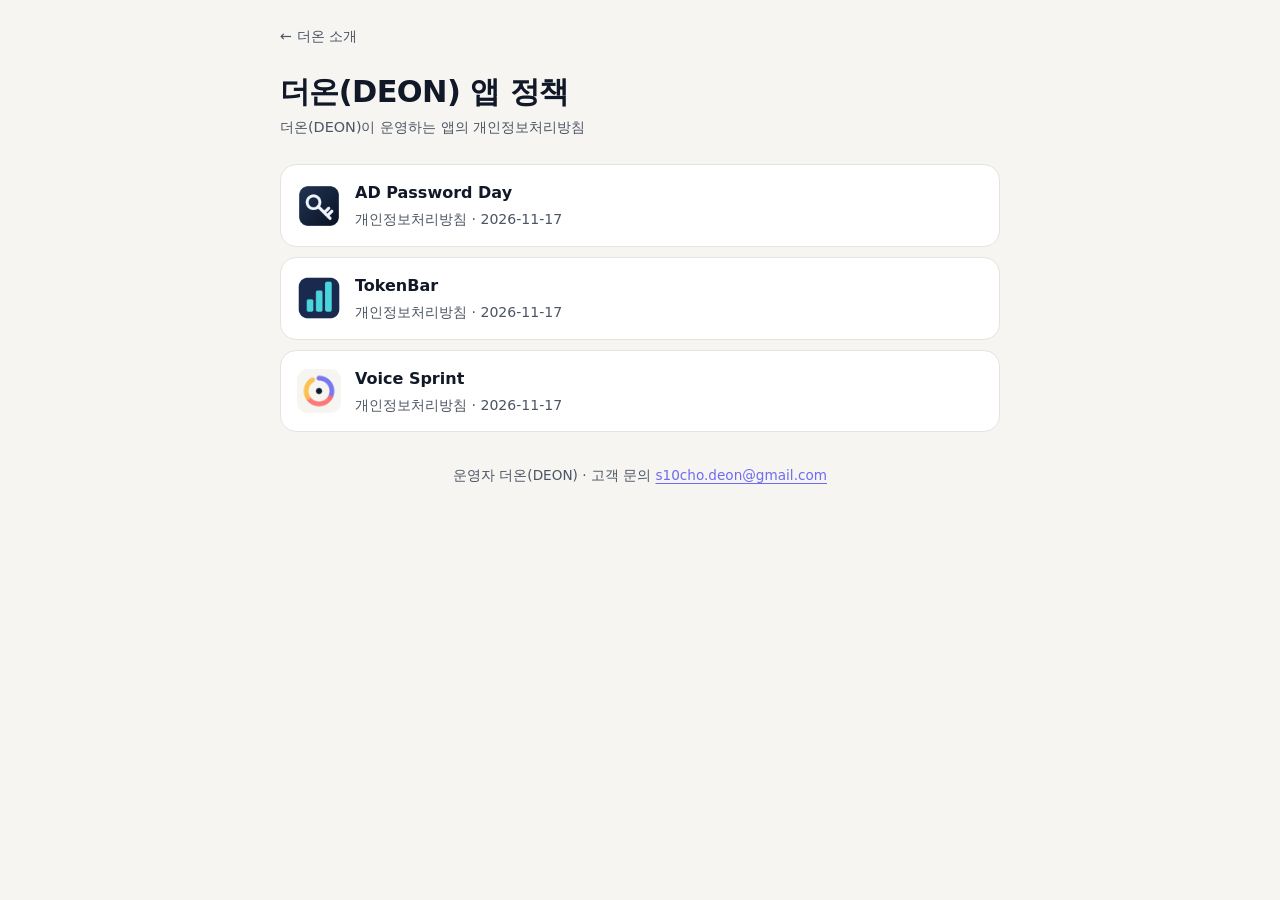
<file: index.html>
<!doctype html>
<html lang="ko">
<head>
<meta charset="utf-8">
<meta name="viewport" content="width=device-width, initial-scale=1">
<title>앱 정책 — 더온(DEON)</title>
<meta name="description" content="더온(DEON)이 운영하는 앱의 개인정보처리방침">
<link rel="stylesheet" href="assets/style.css">
</head>
<body>
<div class="wrap">
  <nav class="top"><a href="https://s10cho.github.io/deon/">← 더온 소개</a></nav>
  <header class="hero">
    <div>
      <h1>더온(DEON) 앱 정책</h1>
      <p class="meta">더온(DEON)이 운영하는 앱의 개인정보처리방침</p>
    </div>
  </header>

  <ul class="apps">
    <li><a href="ad-password-day/privacy.html">
      <img src="ad-password-day/icon.png" alt="" width="44" height="44">
      <span><span class="name">AD Password Day</span><span class="sub">개인정보처리방침 · 2026-11-17</span></span>
    </a></li>
    <li><a href="tokenbar/privacy.html">
      <img src="tokenbar/icon.png" alt="" width="44" height="44">
      <span><span class="name">TokenBar</span><span class="sub">개인정보처리방침 · 2026-11-17</span></span>
    </a></li>
    <li><a href="voice-sprint/privacy.html">
      <img src="voice-sprint/icon.png" alt="" width="44" height="44">
      <span><span class="name">Voice Sprint</span><span class="sub">개인정보처리방침 · 2026-11-17</span></span>
    </a></li>
  </ul>

  <footer>운영자 더온(DEON) · 고객 문의 <a href="mailto:s10cho.deon@gmail.com">s10cho.deon@gmail.com</a></footer>
</div>
</body>
</html>
</file>
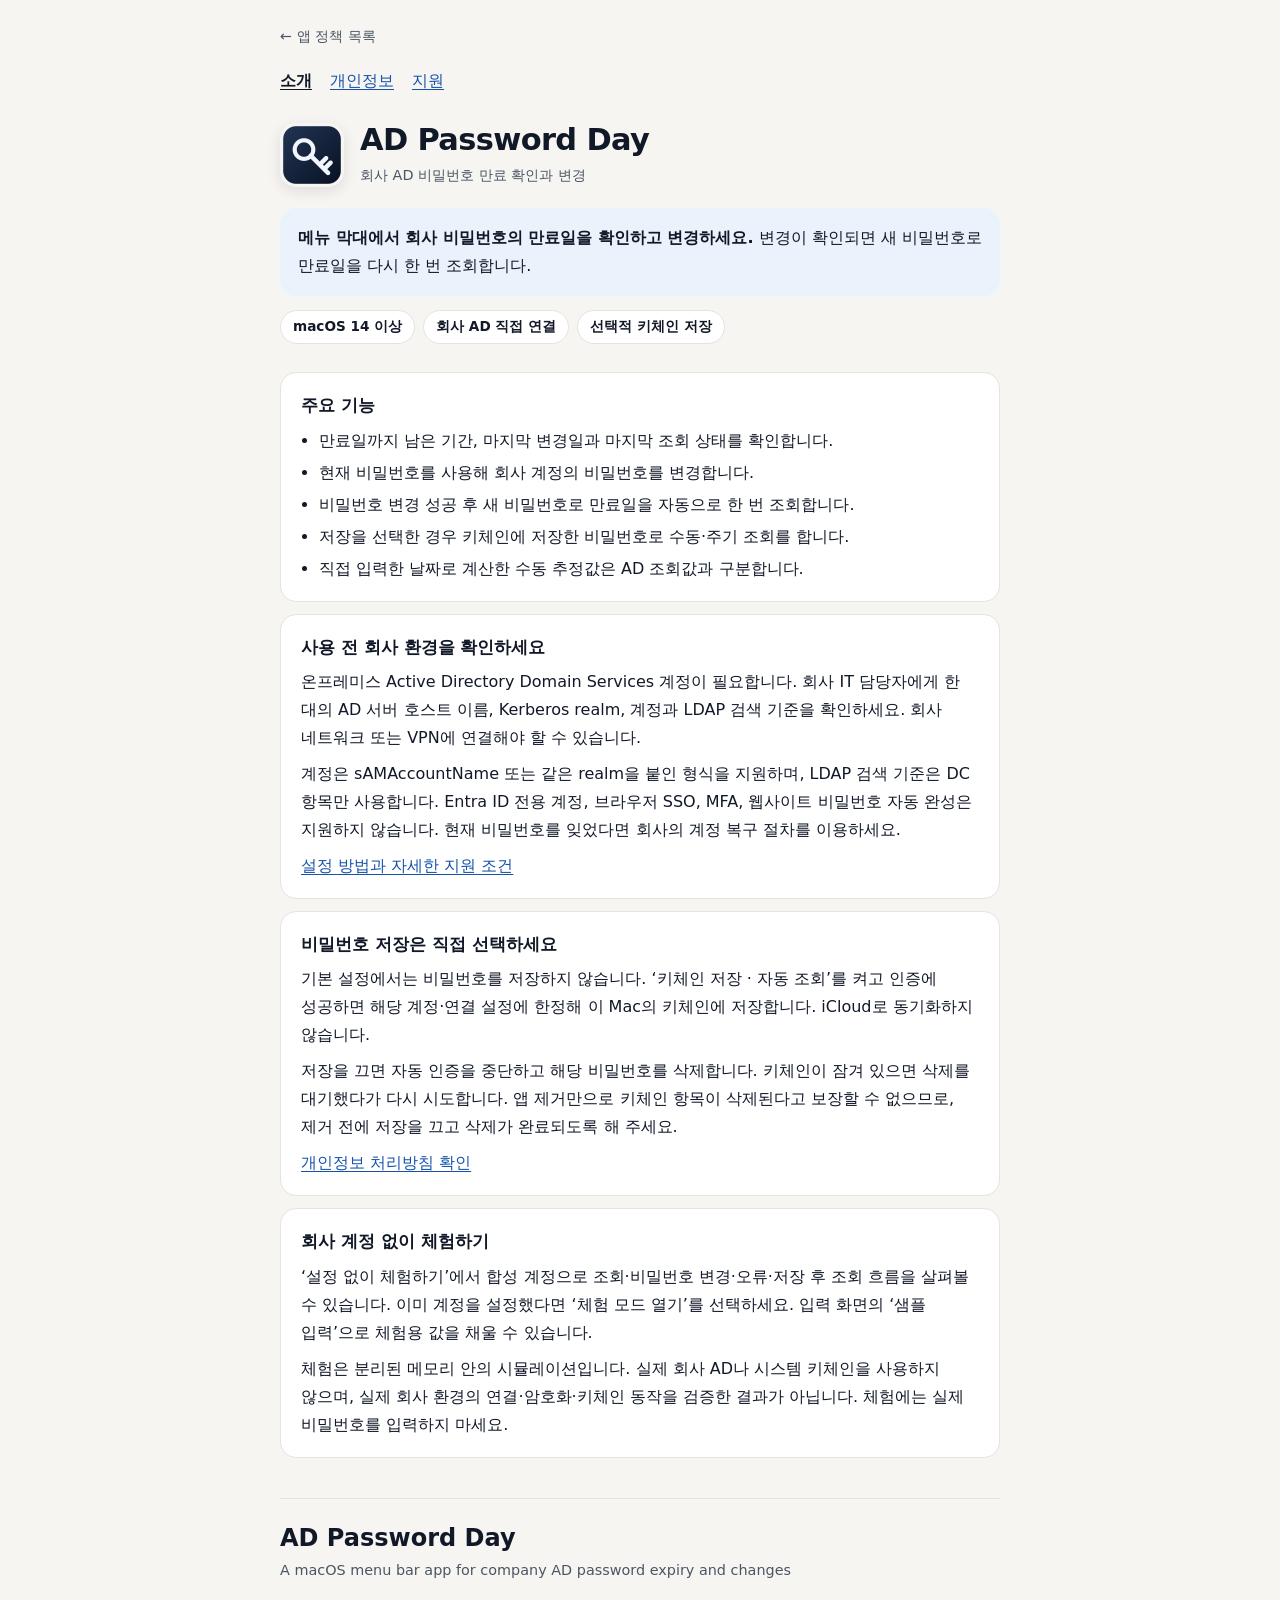
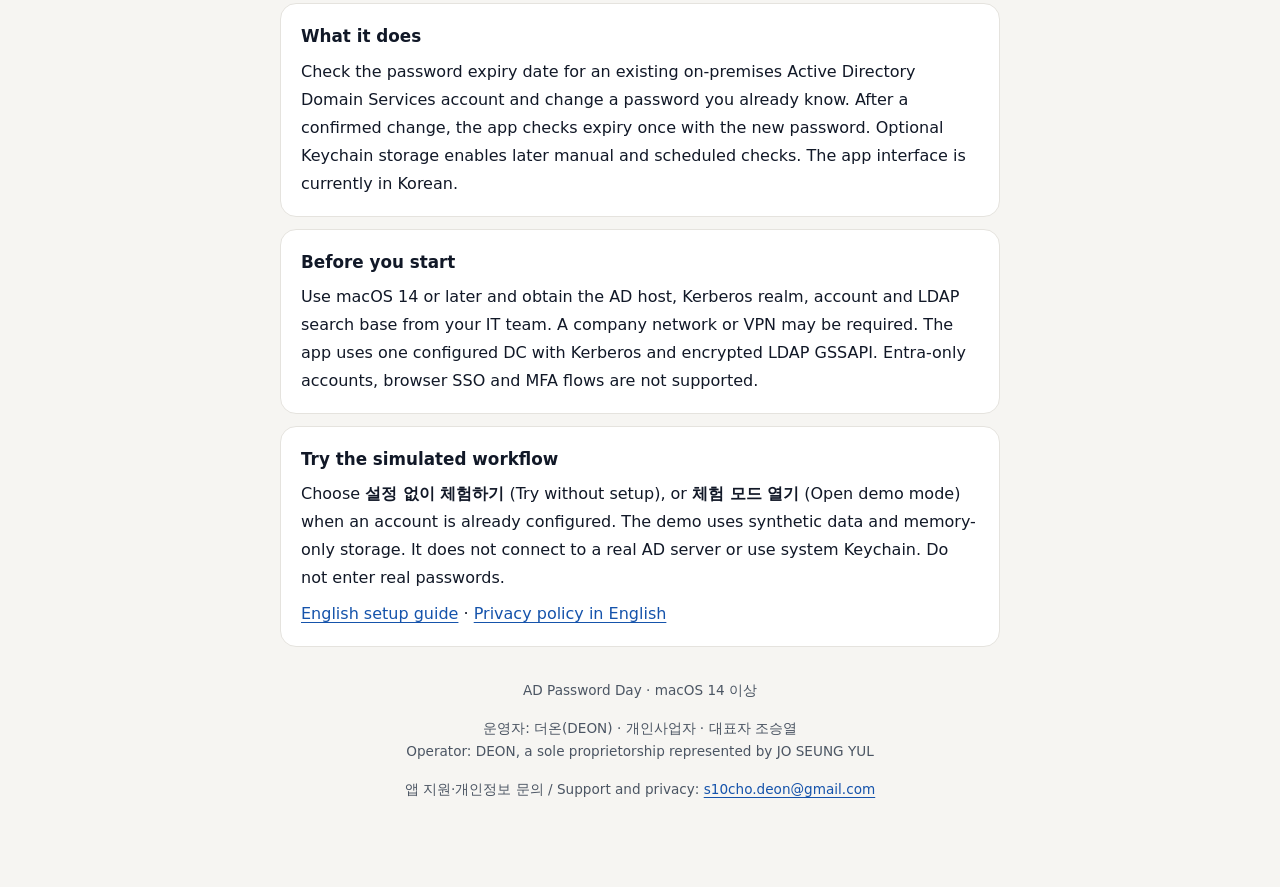
<file: ad-password-day/index.html>
<!doctype html>
<html lang="ko">
<head>
<meta charset="utf-8">
<meta name="viewport" content="width=device-width, initial-scale=1">
<title>AD Password Day — 소개</title>
<meta name="description" content="Mac 메뉴 막대에서 회사 AD 비밀번호의 만료일을 확인하고 변경하는 앱. 지원 환경과 선택적 키체인 저장, 체험 모드를 안내합니다.">
<link rel="canonical" href="https://s10cho.github.io/app-policies/ad-password-day/">
<link rel="icon" href="icon.png">
<link rel="stylesheet" href="../assets/style.css">
<style>
:root { --accent: #1553AB; --accent-wash: #EAF2FC; }
.page-nav { display: flex; flex-wrap: wrap; gap: 8px 18px; margin: 16px 0 22px; }
.page-nav a { min-height: 32px; display: inline-flex; align-items: center; }
.page-nav a[aria-current="page"] { color: var(--ink); font-weight: 600; }
section.card ol { padding-left: 1.3em; margin: 0; }
section.card h3 { font-size: 1.05rem; margin: 0 0 6px; }
.translation-title { margin: 24px 0 4px; font-size: 1.5rem; line-height: 1.3; }
.translation-date { color: var(--ink-soft); font-size: .9rem; margin: 0 0 20px; }
.skip { position: absolute; left: 16px; top: -100px; background: var(--paper); padding: 8px 12px; border: 2px solid var(--accent); }
.skip:focus { top: 8px; }
</style>
</head>
<body>
<a class="skip" href="#content">본문으로 이동</a>
<div class="wrap">
<nav class="top" aria-label="사이트 탐색"><a href="../">← 앱 정책 목록</a></nav>
<nav class="page-nav" aria-label="AD Password Day 안내"><a href="./" aria-current="page">소개</a><a href="privacy.html">개인정보</a><a href="support.html">지원</a></nav>
<main id="content" tabindex="-1">
<header class="hero"><img class="mark" src="icon.png" alt="AD Password Day 아이콘" width="64" height="64"><div><h1>AD Password Day</h1><p class="meta">회사 AD 비밀번호 만료 확인과 변경</p></div></header>
<p class="lead"><strong>메뉴 막대에서 회사 비밀번호의 만료일을 확인하고 변경하세요.</strong> 변경이 확인되면 새 비밀번호로 만료일을 다시 한 번 조회합니다.</p>
<ul class="chips"><li>macOS 14 이상</li><li>회사 AD 직접 연결</li><li>선택적 키체인 저장</li></ul>
<section class="card"><h2>주요 기능</h2>
<ul><li>만료일까지 남은 기간, 마지막 변경일과 마지막 조회 상태를 확인합니다.</li><li>현재 비밀번호를 사용해 회사 계정의 비밀번호를 변경합니다.</li><li>비밀번호 변경 성공 후 새 비밀번호로 만료일을 자동으로 한 번 조회합니다.</li><li>저장을 선택한 경우 키체인에 저장한 비밀번호로 수동·주기 조회를 합니다.</li><li>직접 입력한 날짜로 계산한 수동 추정값은 AD 조회값과 구분합니다.</li></ul>
</section>
<section class="card"><h2>사용 전 회사 환경을 확인하세요</h2>
<p>온프레미스 Active Directory Domain Services 계정이 필요합니다. 회사 IT 담당자에게 한 대의 AD 서버 호스트 이름, Kerberos realm, 계정과 LDAP 검색 기준을 확인하세요. 회사 네트워크 또는 VPN에 연결해야 할 수 있습니다.</p>
<p>계정은 sAMAccountName 또는 같은 realm을 붙인 형식을 지원하며, LDAP 검색 기준은 DC 항목만 사용합니다. Entra ID 전용 계정, 브라우저 SSO, MFA, 웹사이트 비밀번호 자동 완성은 지원하지 않습니다. 현재 비밀번호를 잊었다면 회사의 계정 복구 절차를 이용하세요.</p>
<p><a href="support.html">설정 방법과 자세한 지원 조건</a></p>
</section>
<section class="card"><h2>비밀번호 저장은 직접 선택하세요</h2>
<p>기본 설정에서는 비밀번호를 저장하지 않습니다. ‘키체인 저장 · 자동 조회’를 켜고 인증에 성공하면 해당 계정·연결 설정에 한정해 이 Mac의 키체인에 저장합니다. iCloud로 동기화하지 않습니다.</p>
<p>저장을 끄면 자동 인증을 중단하고 해당 비밀번호를 삭제합니다. 키체인이 잠겨 있으면 삭제를 대기했다가 다시 시도합니다. 앱 제거만으로 키체인 항목이 삭제된다고 보장할 수 없으므로, 제거 전에 저장을 끄고 삭제가 완료되도록 해 주세요.</p>
<p><a href="privacy.html">개인정보 처리방침 확인</a></p>
</section>
<section class="card"><h2>회사 계정 없이 체험하기</h2>
<p>‘설정 없이 체험하기’에서 합성 계정으로 조회·비밀번호 변경·오류·저장 후 조회 흐름을 살펴볼 수 있습니다. 이미 계정을 설정했다면 ‘체험 모드 열기’를 선택하세요. 입력 화면의 ‘샘플 입력’으로 체험용 값을 채울 수 있습니다.</p>
<p>체험은 분리된 메모리 안의 시뮬레이션입니다. 실제 회사 AD나 시스템 키체인을 사용하지 않으며, 실제 회사 환경의 연결·암호화·키체인 동작을 검증한 결과가 아닙니다. 체험에는 실제 비밀번호를 입력하지 마세요.</p>
</section>
<hr class="lang">
<section lang="en" aria-labelledby="english-intro">
<h2 id="english-intro" class="translation-title">AD Password Day</h2>
<p class="translation-date">A macOS menu bar app for company AD password expiry and changes</p>
<section class="card"><h3>What it does</h3><p>Check the password expiry date for an existing on-premises Active Directory Domain Services account and change a password you already know. After a confirmed change, the app checks expiry once with the new password. Optional Keychain storage enables later manual and scheduled checks. The app interface is currently in Korean.</p></section>
<section class="card"><h3>Before you start</h3><p>Use macOS 14 or later and obtain the AD host, Kerberos realm, account and LDAP search base from your IT team. A company network or VPN may be required. The app uses one configured DC with Kerberos and encrypted LDAP GSSAPI. Entra-only accounts, browser SSO and MFA flows are not supported.</p></section>
<section class="card"><h3>Try the simulated workflow</h3><p>Choose <b>설정 없이 체험하기</b> (Try without setup), or <b>체험 모드 열기</b> (Open demo mode) when an account is already configured. The demo uses synthetic data and memory-only storage. It does not connect to a real AD server or use system Keychain. Do not enter real passwords.</p><p><a href="support.html#english-support">English setup guide</a> · <a href="privacy.html#policy-en">Privacy policy in English</a></p></section>
</section>
</main>
<footer>
<p>AD Password Day · macOS 14 이상</p>
<p>운영자: 더온(DEON) · 개인사업자 · 대표자 조승열<br><span lang="en">Operator: DEON, a sole proprietorship represented by JO SEUNG YUL</span></p>
<p>앱 지원·개인정보 문의 / <span lang="en">Support and privacy</span>: <a href="mailto:s10cho.deon@gmail.com">s10cho.deon@gmail.com</a></p>
</footer>
</div>
</body>
</html>
</file>
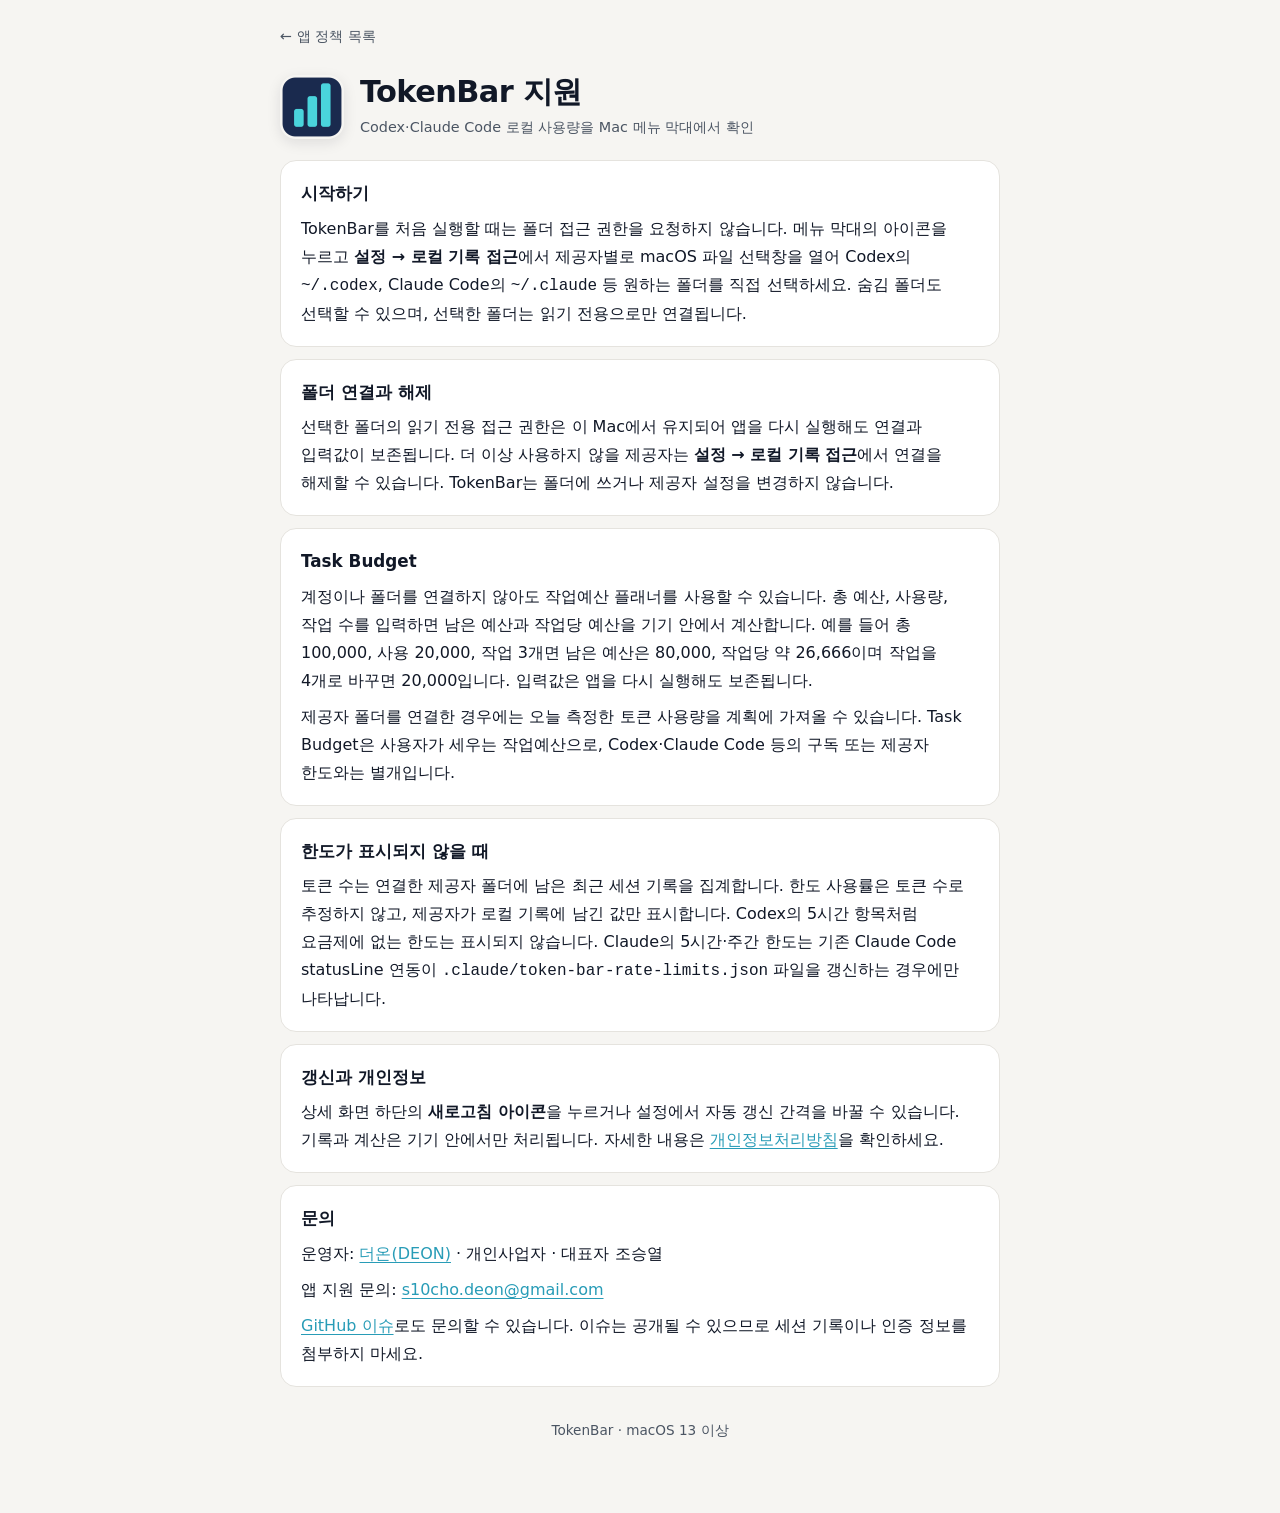
<file: tokenbar/index.html>
<!doctype html>
<html lang="ko">
<head>
<meta charset="utf-8">
<meta name="viewport" content="width=device-width, initial-scale=1">
<title>TokenBar 지원</title>
<meta name="description" content="TokenBar macOS 메뉴 막대 앱 설정과 지원 안내">
<link rel="icon" href="icon.png">
<link rel="stylesheet" href="../assets/style.css">
<style>:root { --accent: #289cb7; --accent-wash: #e6f8fb; }</style>
</head>
<body>
<div class="wrap">
  <nav class="top"><a href="../">← 앱 정책 목록</a></nav>
  <header class="hero"><img class="mark" src="icon.png" alt="TokenBar 아이콘" width="64" height="64"><div><h1>TokenBar 지원</h1><p class="meta">Codex·Claude Code 로컬 사용량을 Mac 메뉴 막대에서 확인</p></div></header>
  <section class="card"><h2>시작하기</h2><p>TokenBar를 처음 실행할 때는 폴더 접근 권한을 요청하지 않습니다. 메뉴 막대의 아이콘을 누르고 <b>설정 → 로컬 기록 접근</b>에서 제공자별로 macOS 파일 선택창을 열어 Codex의 <code>~/.codex</code>, Claude Code의 <code>~/.claude</code> 등 원하는 폴더를 직접 선택하세요. 숨김 폴더도 선택할 수 있으며, 선택한 폴더는 읽기 전용으로만 연결됩니다.</p></section>
  <section class="card"><h2>폴더 연결과 해제</h2><p>선택한 폴더의 읽기 전용 접근 권한은 이 Mac에서 유지되어 앱을 다시 실행해도 연결과 입력값이 보존됩니다. 더 이상 사용하지 않을 제공자는 <b>설정 → 로컬 기록 접근</b>에서 연결을 해제할 수 있습니다. TokenBar는 폴더에 쓰거나 제공자 설정을 변경하지 않습니다.</p></section>
  <section class="card"><h2>Task Budget</h2><p>계정이나 폴더를 연결하지 않아도 작업예산 플래너를 사용할 수 있습니다. 총 예산, 사용량, 작업 수를 입력하면 남은 예산과 작업당 예산을 기기 안에서 계산합니다. 예를 들어 총 100,000, 사용 20,000, 작업 3개면 남은 예산은 80,000, 작업당 약 26,666이며 작업을 4개로 바꾸면 20,000입니다. 입력값은 앱을 다시 실행해도 보존됩니다.</p><p>제공자 폴더를 연결한 경우에는 오늘 측정한 토큰 사용량을 계획에 가져올 수 있습니다. Task Budget은 사용자가 세우는 작업예산으로, Codex·Claude Code 등의 구독 또는 제공자 한도와는 별개입니다.</p></section>
  <section class="card"><h2>한도가 표시되지 않을 때</h2><p>토큰 수는 연결한 제공자 폴더에 남은 최근 세션 기록을 집계합니다. 한도 사용률은 토큰 수로 추정하지 않고, 제공자가 로컬 기록에 남긴 값만 표시합니다. Codex의 5시간 항목처럼 요금제에 없는 한도는 표시되지 않습니다. Claude의 5시간·주간 한도는 기존 Claude Code statusLine 연동이 <code>.claude/token-bar-rate-limits.json</code> 파일을 갱신하는 경우에만 나타납니다.</p></section>
  <section class="card"><h2>갱신과 개인정보</h2><p>상세 화면 하단의 <b>새로고침 아이콘</b>을 누르거나 설정에서 자동 갱신 간격을 바꿀 수 있습니다. 기록과 계산은 기기 안에서만 처리됩니다. 자세한 내용은 <a href="privacy.html">개인정보처리방침</a>을 확인하세요.</p></section>
  <section class="card"><h2>문의</h2><p>운영자: <a href="https://s10cho.github.io/deon/">더온(DEON)</a> · 개인사업자 · 대표자 조승열</p><p>앱 지원 문의: <a href="mailto:s10cho.deon@gmail.com">s10cho.deon@gmail.com</a></p><p><a href="https://github.com/s10cho/app-policies/issues/new">GitHub 이슈</a>로도 문의할 수 있습니다. 이슈는 공개될 수 있으므로 세션 기록이나 인증 정보를 첨부하지 마세요.</p></section>
  <footer>TokenBar · macOS 13 이상</footer>
</div>
</body>
</html>
</file>
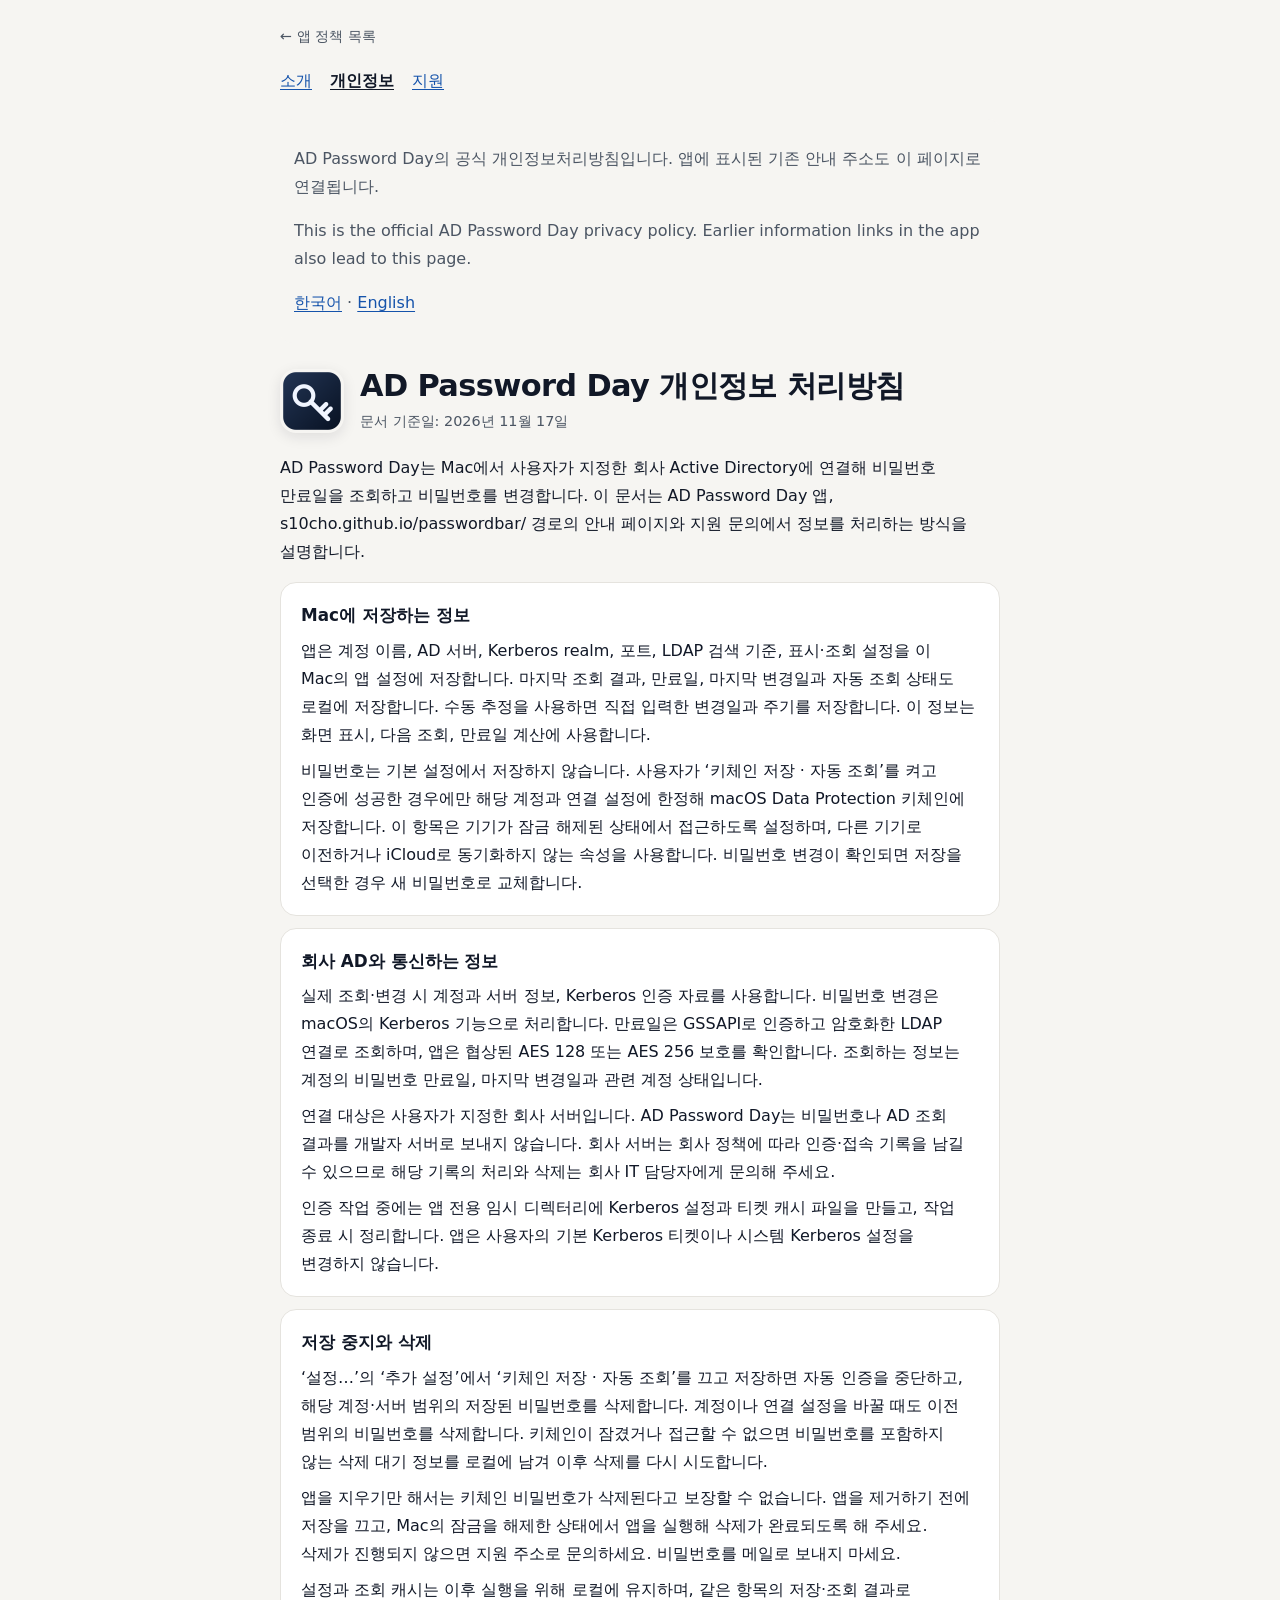
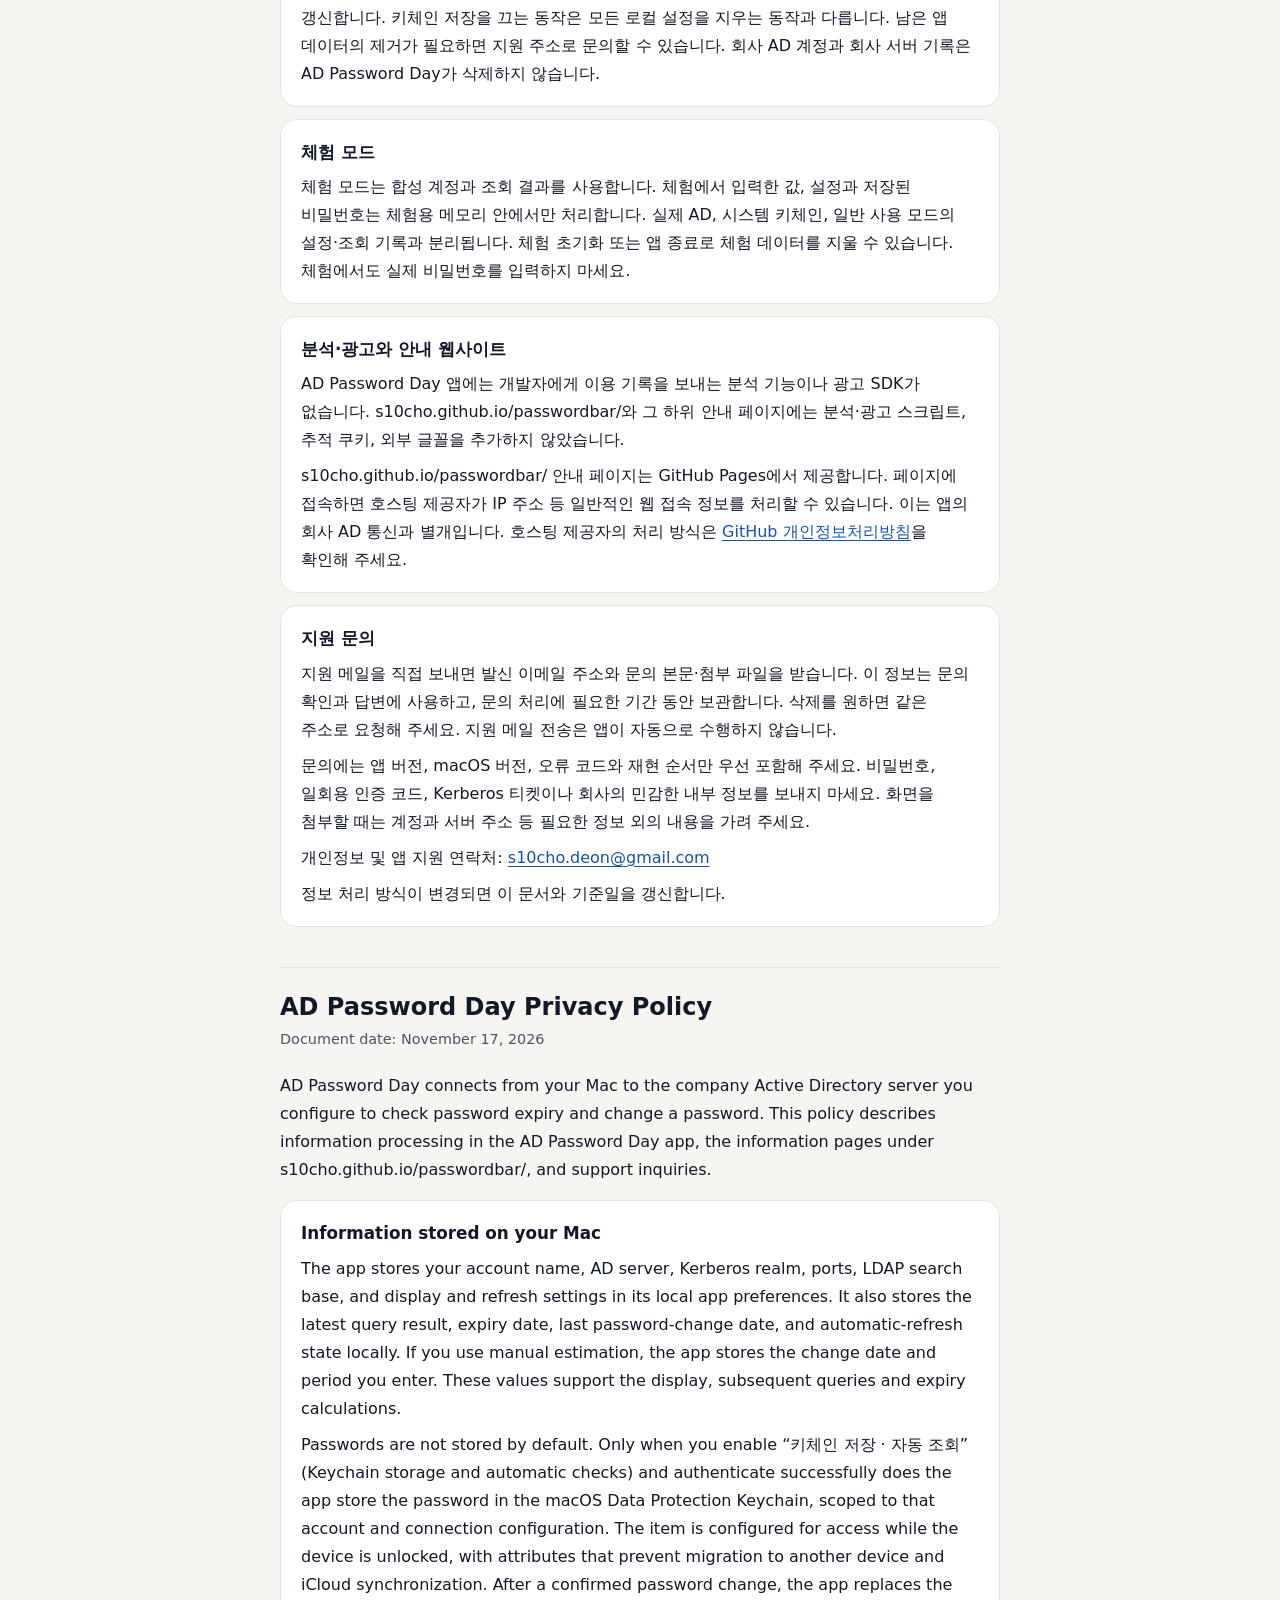
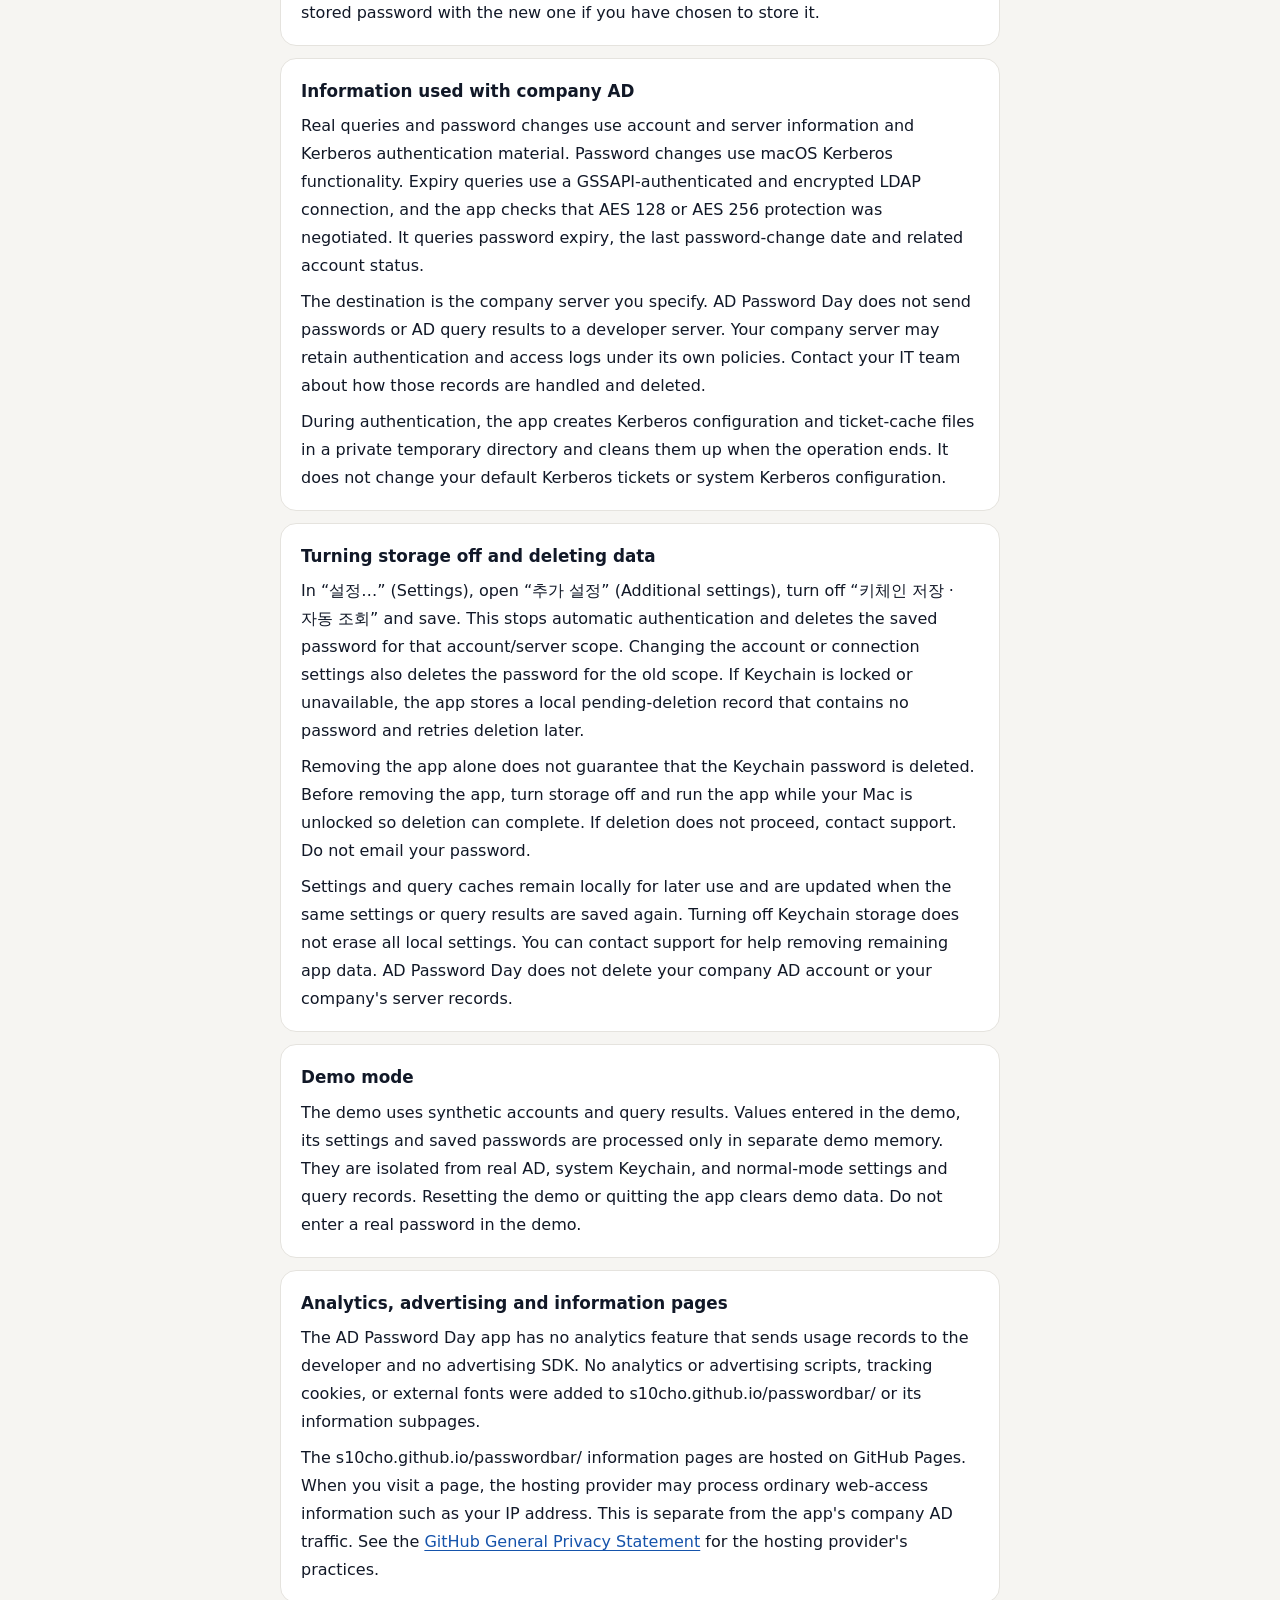
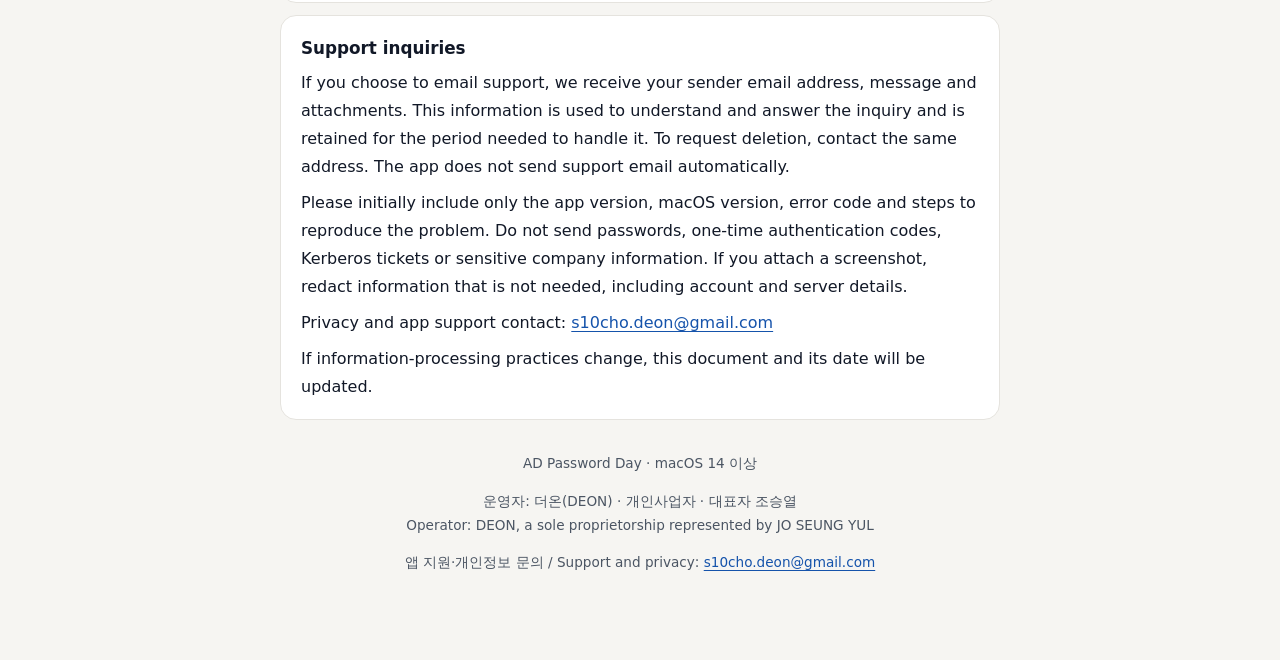
<file: ad-password-day/privacy.html>
<!doctype html>
<html lang="ko">
<head>
<meta charset="utf-8">
<meta name="viewport" content="width=device-width, initial-scale=1">
<title>개인정보처리방침 — AD Password Day</title>
<meta name="description" content="AD Password Day의 로컬 설정, 선택적 키체인 저장, 회사 AD 통신, 삭제와 지원 문의 처리 안내. 한국어 및 영어.">
<link rel="canonical" href="https://s10cho.github.io/app-policies/ad-password-day/privacy.html">
<link rel="icon" href="icon.png">
<link rel="stylesheet" href="../assets/style.css">
<style>
:root { --accent: #1553AB; --accent-wash: #EAF2FC; }
.page-nav { display: flex; flex-wrap: wrap; gap: 8px 18px; margin: 16px 0 22px; }
.page-nav a { min-height: 32px; display: inline-flex; align-items: center; }
.page-nav a[aria-current="page"] { color: var(--ink); font-weight: 600; }
section.card ol { padding-left: 1.3em; margin: 0; }
section.card h3 { font-size: 1.05rem; margin: 0 0 6px; }
.translation-title { margin: 24px 0 4px; font-size: 1.5rem; line-height: 1.3; }
.translation-date { color: var(--ink-soft); font-size: .9rem; margin: 0 0 20px; }
.skip { position: absolute; left: 16px; top: -100px; background: var(--paper); padding: 8px 12px; border: 2px solid var(--accent); }
.skip:focus { top: 8px; }
</style>
</head>
<body>
<a class="skip" href="#content">본문으로 이동</a>
<div class="wrap">
<nav class="top" aria-label="사이트 탐색"><a href="../">← 앱 정책 목록</a></nav>
<nav class="page-nav" aria-label="AD Password Day 안내"><a href="./">소개</a><a href="privacy.html" aria-current="page">개인정보</a><a href="support.html">지원</a></nav>
<main id="content" tabindex="-1">
<aside class="note" aria-label="정책 페이지 주소 안내"><p>AD Password Day의 공식 개인정보처리방침입니다. 앱에 표시된 기존 안내 주소도 이 페이지로 연결됩니다.</p><p lang="en">This is the official AD Password Day privacy policy. Earlier information links in the app also lead to this page.</p><p><a href="#policy-ko">한국어</a> · <a href="#policy-en" lang="en">English</a></p></aside>
<article id="policy-ko" lang="ko">
<header class="hero"><img class="mark" src="icon.png" alt="AD Password Day 아이콘" width="64" height="64"><div><h1>AD Password Day 개인정보 처리방침</h1><p class="meta">문서 기준일: 2026년 11월 17일</p></div></header>
<p>AD Password Day는 Mac에서 사용자가 지정한 회사 Active Directory에 연결해 비밀번호 만료일을 조회하고 비밀번호를 변경합니다. 이 문서는 AD Password Day 앱, s10cho.github.io/passwordbar/ 경로의 안내 페이지와 지원 문의에서 정보를 처리하는 방식을 설명합니다.</p>
<section class="card">
<h2>Mac에 저장하는 정보</h2>
<p>앱은 계정 이름, AD 서버, Kerberos realm, 포트, LDAP 검색 기준, 표시·조회 설정을 이 Mac의 앱 설정에 저장합니다. 마지막 조회 결과, 만료일, 마지막 변경일과 자동 조회 상태도 로컬에 저장합니다. 수동 추정을 사용하면 직접 입력한 변경일과 주기를 저장합니다. 이 정보는 화면 표시, 다음 조회, 만료일 계산에 사용합니다.</p>
<p>비밀번호는 기본 설정에서 저장하지 않습니다. 사용자가 ‘키체인 저장 · 자동 조회’를 켜고 인증에 성공한 경우에만 해당 계정과 연결 설정에 한정해 macOS Data Protection 키체인에 저장합니다. 이 항목은 기기가 잠금 해제된 상태에서 접근하도록 설정하며, 다른 기기로 이전하거나 iCloud로 동기화하지 않는 속성을 사용합니다. 비밀번호 변경이 확인되면 저장을 선택한 경우 새 비밀번호로 교체합니다.</p>
</section>
<section class="card">
<h2>회사 AD와 통신하는 정보</h2>
<p>실제 조회·변경 시 계정과 서버 정보, Kerberos 인증 자료를 사용합니다. 비밀번호 변경은 macOS의 Kerberos 기능으로 처리합니다. 만료일은 GSSAPI로 인증하고 암호화한 LDAP 연결로 조회하며, 앱은 협상된 AES 128 또는 AES 256 보호를 확인합니다. 조회하는 정보는 계정의 비밀번호 만료일, 마지막 변경일과 관련 계정 상태입니다.</p>
<p>연결 대상은 사용자가 지정한 회사 서버입니다. AD Password Day는 비밀번호나 AD 조회 결과를 개발자 서버로 보내지 않습니다. 회사 서버는 회사 정책에 따라 인증·접속 기록을 남길 수 있으므로 해당 기록의 처리와 삭제는 회사 IT 담당자에게 문의해 주세요.</p>
<p>인증 작업 중에는 앱 전용 임시 디렉터리에 Kerberos 설정과 티켓 캐시 파일을 만들고, 작업 종료 시 정리합니다. 앱은 사용자의 기본 Kerberos 티켓이나 시스템 Kerberos 설정을 변경하지 않습니다.</p>
</section>
<section class="card">
<h2>저장 중지와 삭제</h2>
<p>‘설정…’의 ‘추가 설정’에서 ‘키체인 저장 · 자동 조회’를 끄고 저장하면 자동 인증을 중단하고, 해당 계정·서버 범위의 저장된 비밀번호를 삭제합니다. 계정이나 연결 설정을 바꿀 때도 이전 범위의 비밀번호를 삭제합니다. 키체인이 잠겼거나 접근할 수 없으면 비밀번호를 포함하지 않는 삭제 대기 정보를 로컬에 남겨 이후 삭제를 다시 시도합니다.</p>
<p>앱을 지우기만 해서는 키체인 비밀번호가 삭제된다고 보장할 수 없습니다. 앱을 제거하기 전에 저장을 끄고, Mac의 잠금을 해제한 상태에서 앱을 실행해 삭제가 완료되도록 해 주세요. 삭제가 진행되지 않으면 지원 주소로 문의하세요. 비밀번호를 메일로 보내지 마세요.</p>
<p>설정과 조회 캐시는 이후 실행을 위해 로컬에 유지하며, 같은 항목의 저장·조회 결과로 갱신합니다. 키체인 저장을 끄는 동작은 모든 로컬 설정을 지우는 동작과 다릅니다. 남은 앱 데이터의 제거가 필요하면 지원 주소로 문의할 수 있습니다. 회사 AD 계정과 회사 서버 기록은 AD Password Day가 삭제하지 않습니다.</p>
</section>
<section class="card">
<h2>체험 모드</h2>
<p>체험 모드는 합성 계정과 조회 결과를 사용합니다. 체험에서 입력한 값, 설정과 저장된 비밀번호는 체험용 메모리 안에서만 처리합니다. 실제 AD, 시스템 키체인, 일반 사용 모드의 설정·조회 기록과 분리됩니다. 체험 초기화 또는 앱 종료로 체험 데이터를 지울 수 있습니다. 체험에서도 실제 비밀번호를 입력하지 마세요.</p>
</section>
<section class="card">
<h2>분석·광고와 안내 웹사이트</h2>
<p>AD Password Day 앱에는 개발자에게 이용 기록을 보내는 분석 기능이나 광고 SDK가 없습니다. s10cho.github.io/passwordbar/와 그 하위 안내 페이지에는 분석·광고 스크립트, 추적 쿠키, 외부 글꼴을 추가하지 않았습니다.</p>
<p>s10cho.github.io/passwordbar/ 안내 페이지는 GitHub Pages에서 제공합니다. 페이지에 접속하면 호스팅 제공자가 IP 주소 등 일반적인 웹 접속 정보를 처리할 수 있습니다. 이는 앱의 회사 AD 통신과 별개입니다. 호스팅 제공자의 처리 방식은 <a href="https://docs.github.com/en/site-policy/privacy-policies/github-general-privacy-statement">GitHub 개인정보처리방침</a>을 확인해 주세요.</p>
</section>
<section class="card">
<h2>지원 문의</h2>
<p>지원 메일을 직접 보내면 발신 이메일 주소와 문의 본문·첨부 파일을 받습니다. 이 정보는 문의 확인과 답변에 사용하고, 문의 처리에 필요한 기간 동안 보관합니다. 삭제를 원하면 같은 주소로 요청해 주세요. 지원 메일 전송은 앱이 자동으로 수행하지 않습니다.</p>
<p>문의에는 앱 버전, macOS 버전, 오류 코드와 재현 순서만 우선 포함해 주세요. 비밀번호, 일회용 인증 코드, Kerberos 티켓이나 회사의 민감한 내부 정보를 보내지 마세요. 화면을 첨부할 때는 계정과 서버 주소 등 필요한 정보 외의 내용을 가려 주세요.</p>
<p>개인정보 및 앱 지원 연락처: <a href="mailto:s10cho.deon@gmail.com">s10cho.deon@gmail.com</a></p>
<p>정보 처리 방식이 변경되면 이 문서와 기준일을 갱신합니다.</p>
</section>
</article>
<hr class="lang">
<article id="policy-en" lang="en" aria-labelledby="english-policy-title">
<h2 id="english-policy-title" class="translation-title">AD Password Day Privacy Policy</h2>
<p class="translation-date">Document date: November 17, 2026</p>
<p>AD Password Day connects from your Mac to the company Active Directory server you configure to check password expiry and change a password. This policy describes information processing in the AD Password Day app, the information pages under s10cho.github.io/passwordbar/, and support inquiries.</p>
<section class="card"><h3>Information stored on your Mac</h3>
<p>The app stores your account name, AD server, Kerberos realm, ports, LDAP search base, and display and refresh settings in its local app preferences. It also stores the latest query result, expiry date, last password-change date, and automatic-refresh state locally. If you use manual estimation, the app stores the change date and period you enter. These values support the display, subsequent queries and expiry calculations.</p>
<p>Passwords are not stored by default. Only when you enable “키체인 저장 · 자동 조회” (Keychain storage and automatic checks) and authenticate successfully does the app store the password in the macOS Data Protection Keychain, scoped to that account and connection configuration. The item is configured for access while the device is unlocked, with attributes that prevent migration to another device and iCloud synchronization. After a confirmed password change, the app replaces the stored password with the new one if you have chosen to store it.</p>
</section>
<section class="card"><h3>Information used with company AD</h3>
<p>Real queries and password changes use account and server information and Kerberos authentication material. Password changes use macOS Kerberos functionality. Expiry queries use a GSSAPI-authenticated and encrypted LDAP connection, and the app checks that AES 128 or AES 256 protection was negotiated. It queries password expiry, the last password-change date and related account status.</p>
<p>The destination is the company server you specify. AD Password Day does not send passwords or AD query results to a developer server. Your company server may retain authentication and access logs under its own policies. Contact your IT team about how those records are handled and deleted.</p>
<p>During authentication, the app creates Kerberos configuration and ticket-cache files in a private temporary directory and cleans them up when the operation ends. It does not change your default Kerberos tickets or system Kerberos configuration.</p>
</section>
<section class="card"><h3>Turning storage off and deleting data</h3>
<p>In “설정…” (Settings), open “추가 설정” (Additional settings), turn off “키체인 저장 · 자동 조회” and save. This stops automatic authentication and deletes the saved password for that account/server scope. Changing the account or connection settings also deletes the password for the old scope. If Keychain is locked or unavailable, the app stores a local pending-deletion record that contains no password and retries deletion later.</p>
<p>Removing the app alone does not guarantee that the Keychain password is deleted. Before removing the app, turn storage off and run the app while your Mac is unlocked so deletion can complete. If deletion does not proceed, contact support. Do not email your password.</p>
<p>Settings and query caches remain locally for later use and are updated when the same settings or query results are saved again. Turning off Keychain storage does not erase all local settings. You can contact support for help removing remaining app data. AD Password Day does not delete your company AD account or your company's server records.</p>
</section>
<section class="card"><h3>Demo mode</h3>
<p>The demo uses synthetic accounts and query results. Values entered in the demo, its settings and saved passwords are processed only in separate demo memory. They are isolated from real AD, system Keychain, and normal-mode settings and query records. Resetting the demo or quitting the app clears demo data. Do not enter a real password in the demo.</p>
</section>
<section class="card"><h3>Analytics, advertising and information pages</h3>
<p>The AD Password Day app has no analytics feature that sends usage records to the developer and no advertising SDK. No analytics or advertising scripts, tracking cookies, or external fonts were added to s10cho.github.io/passwordbar/ or its information subpages.</p>
<p>The s10cho.github.io/passwordbar/ information pages are hosted on GitHub Pages. When you visit a page, the hosting provider may process ordinary web-access information such as your IP address. This is separate from the app's company AD traffic. See the <a href="https://docs.github.com/en/site-policy/privacy-policies/github-general-privacy-statement">GitHub General Privacy Statement</a> for the hosting provider's practices.</p>
</section>
<section class="card"><h3>Support inquiries</h3>
<p>If you choose to email support, we receive your sender email address, message and attachments. This information is used to understand and answer the inquiry and is retained for the period needed to handle it. To request deletion, contact the same address. The app does not send support email automatically.</p>
<p>Please initially include only the app version, macOS version, error code and steps to reproduce the problem. Do not send passwords, one-time authentication codes, Kerberos tickets or sensitive company information. If you attach a screenshot, redact information that is not needed, including account and server details.</p>
<p>Privacy and app support contact: <a href="mailto:s10cho.deon@gmail.com">s10cho.deon@gmail.com</a></p>
<p>If information-processing practices change, this document and its date will be updated.</p>
</section>
</article>
</main>
<footer>
<p>AD Password Day · macOS 14 이상</p>
<p>운영자: 더온(DEON) · 개인사업자 · 대표자 조승열<br><span lang="en">Operator: DEON, a sole proprietorship represented by JO SEUNG YUL</span></p>
<p>앱 지원·개인정보 문의 / <span lang="en">Support and privacy</span>: <a href="mailto:s10cho.deon@gmail.com">s10cho.deon@gmail.com</a></p>
</footer>
</div>
</body>
</html>
</file>
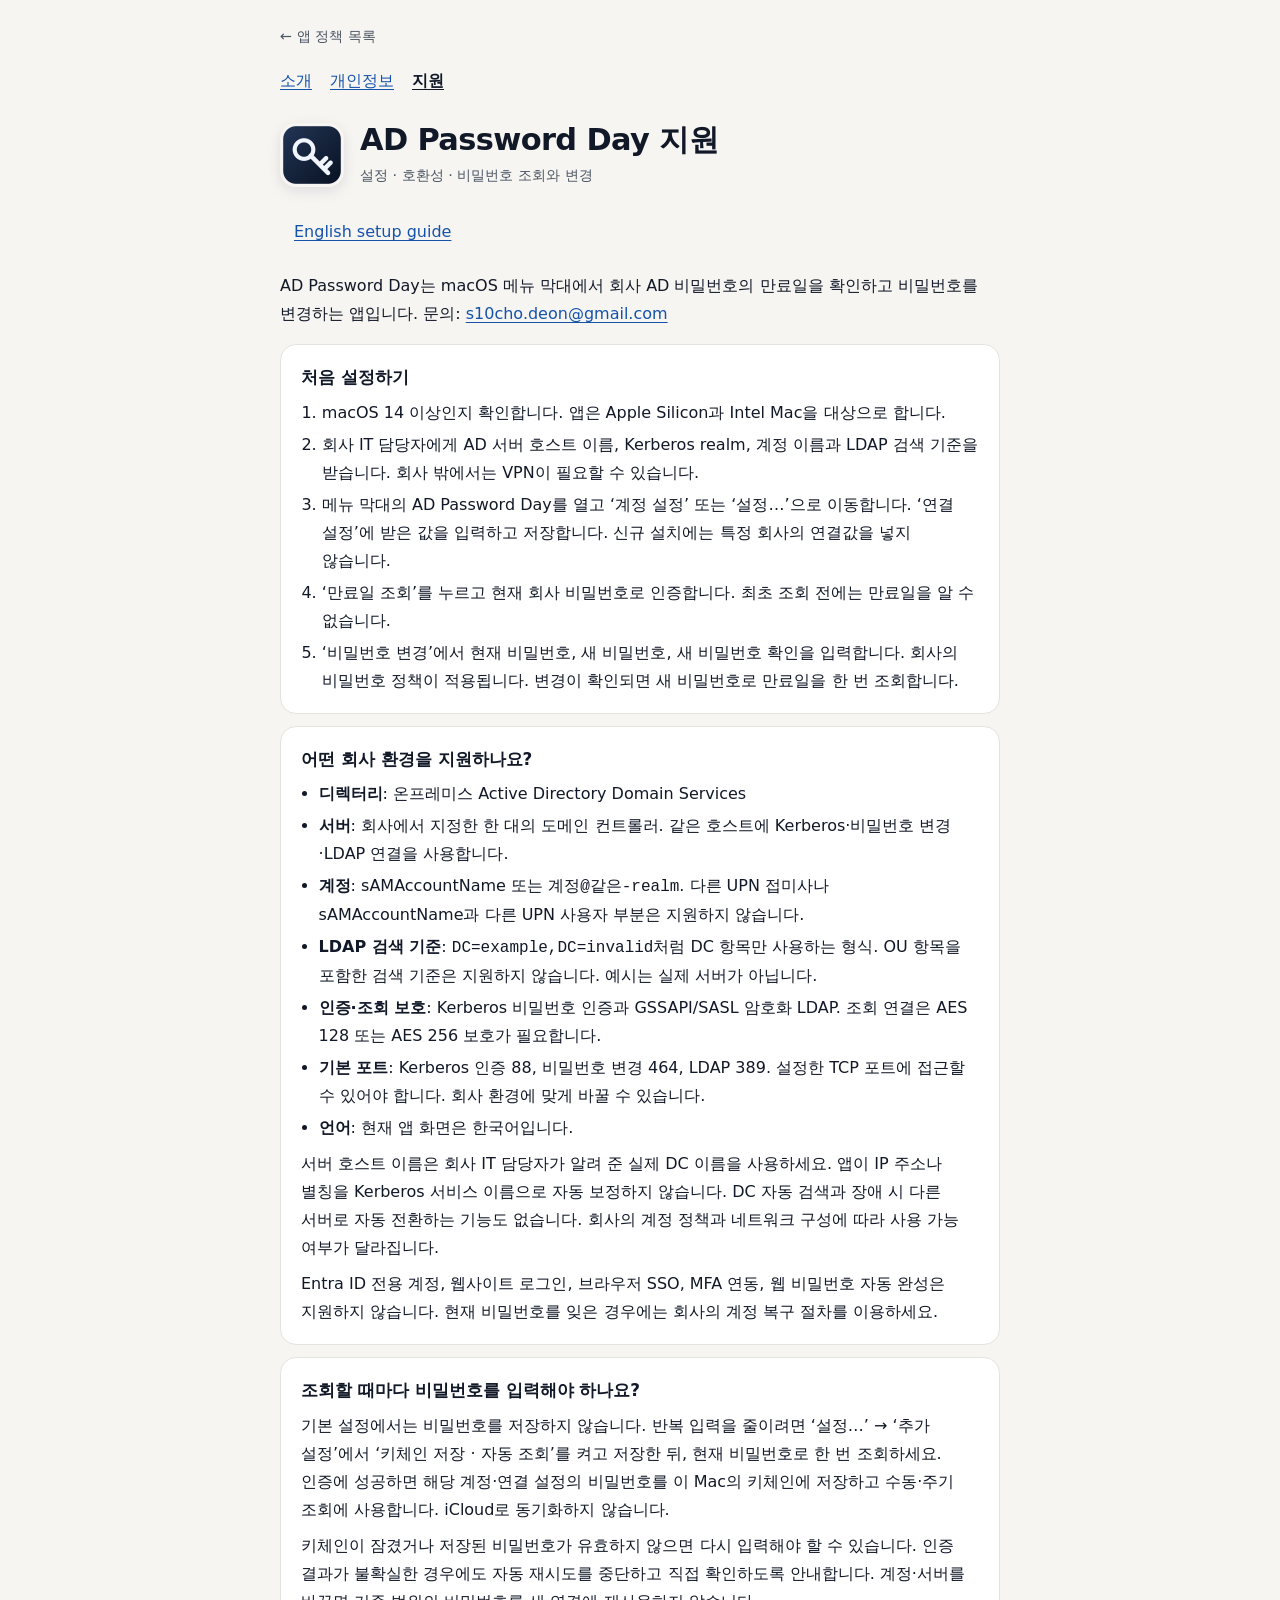
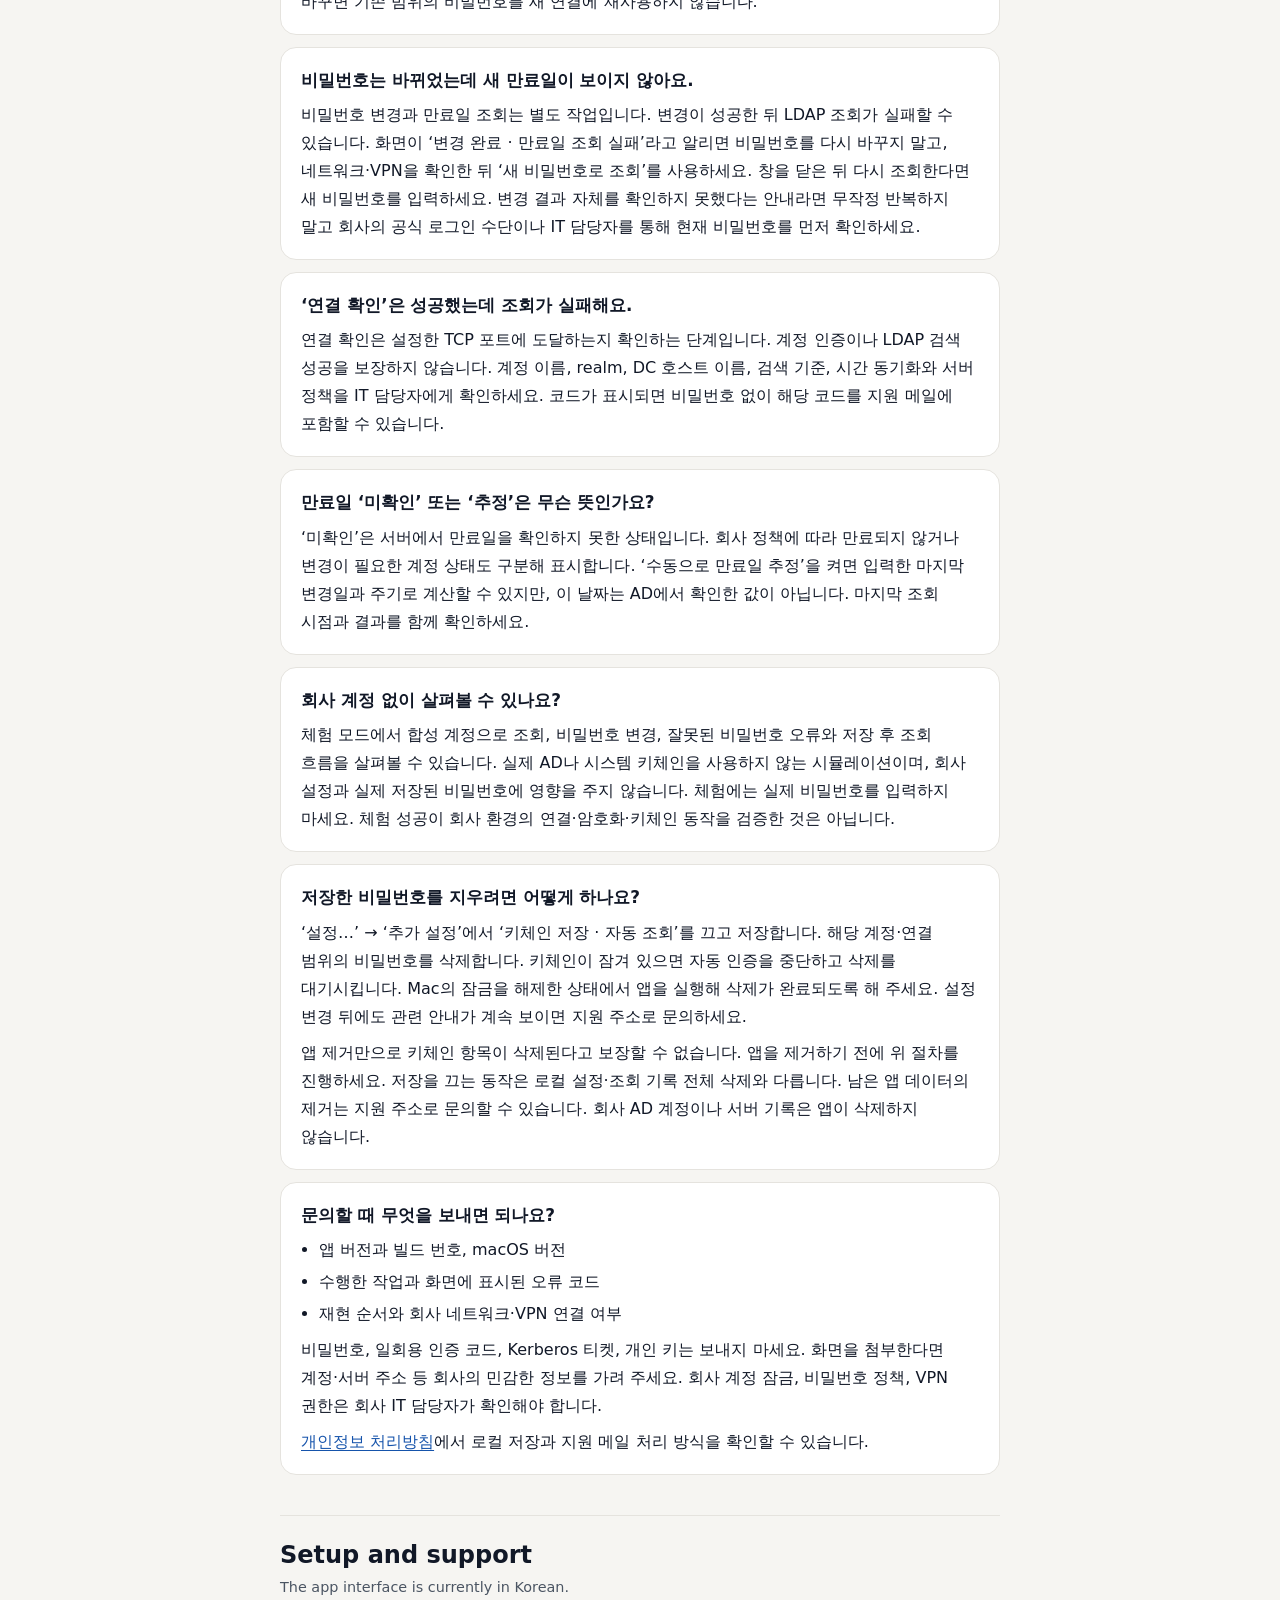
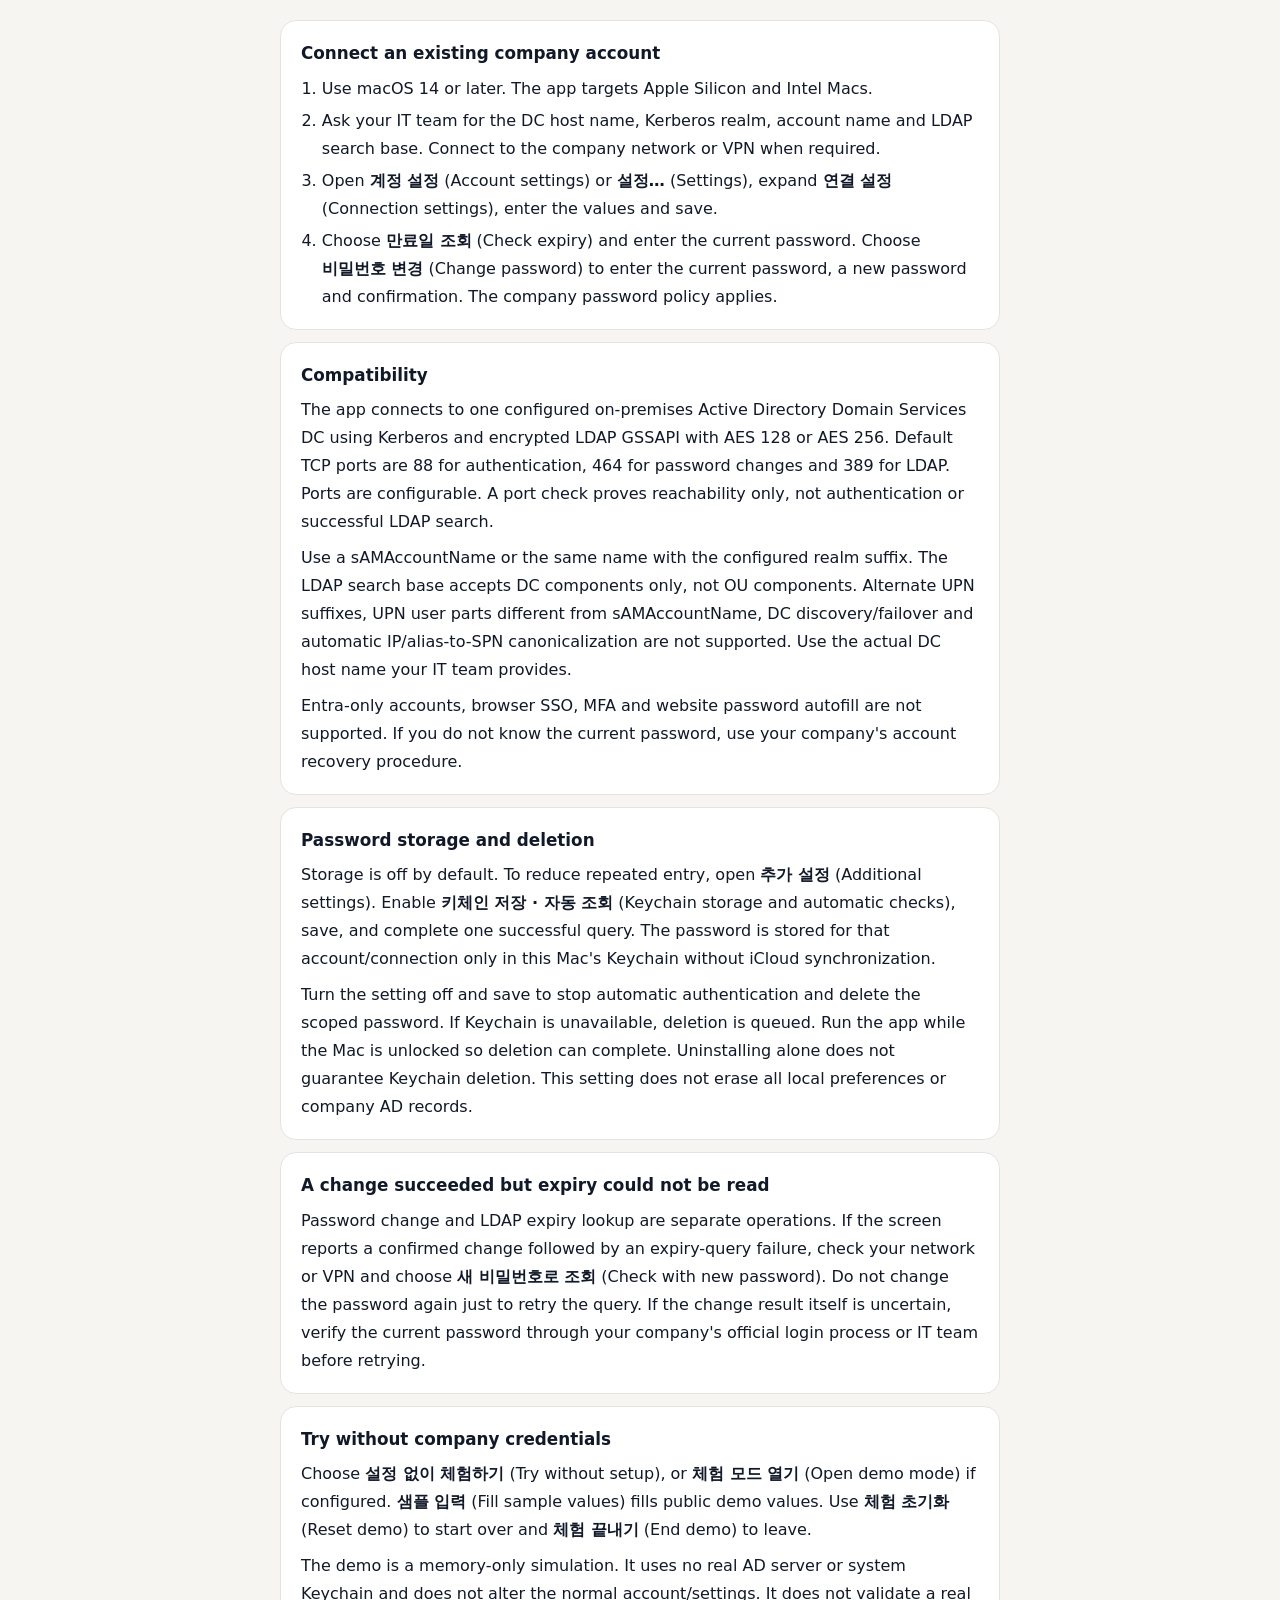
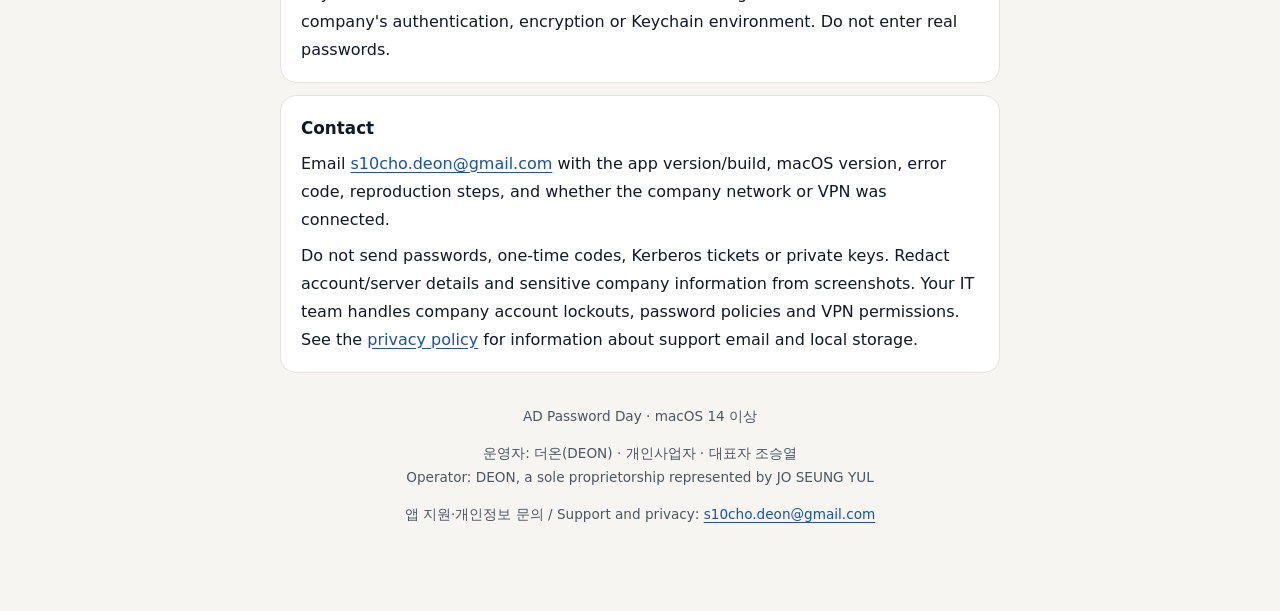
<file: ad-password-day/support.html>
<!doctype html>
<html lang="ko">
<head>
<meta charset="utf-8">
<meta name="viewport" content="width=device-width, initial-scale=1">
<title>AD Password Day 지원</title>
<meta name="description" content="AD Password Day 설정, 온프레미스 AD 지원 조건, 비밀번호 조회·변경, 선택적 키체인 저장과 문제 해결 안내.">
<link rel="canonical" href="https://s10cho.github.io/app-policies/ad-password-day/support.html">
<link rel="icon" href="icon.png">
<link rel="stylesheet" href="../assets/style.css">
<style>
:root { --accent: #1553AB; --accent-wash: #EAF2FC; }
.page-nav { display: flex; flex-wrap: wrap; gap: 8px 18px; margin: 16px 0 22px; }
.page-nav a { min-height: 32px; display: inline-flex; align-items: center; }
.page-nav a[aria-current="page"] { color: var(--ink); font-weight: 600; }
section.card ol { padding-left: 1.3em; margin: 0; }
section.card h3 { font-size: 1.05rem; margin: 0 0 6px; }
.translation-title { margin: 24px 0 4px; font-size: 1.5rem; line-height: 1.3; }
.translation-date { color: var(--ink-soft); font-size: .9rem; margin: 0 0 20px; }
.skip { position: absolute; left: 16px; top: -100px; background: var(--paper); padding: 8px 12px; border: 2px solid var(--accent); }
.skip:focus { top: 8px; }
</style>
</head>
<body>
<a class="skip" href="#content">본문으로 이동</a>
<div class="wrap">
<nav class="top" aria-label="사이트 탐색"><a href="../">← 앱 정책 목록</a></nav>
<nav class="page-nav" aria-label="AD Password Day 안내"><a href="./">소개</a><a href="privacy.html">개인정보</a><a href="support.html" aria-current="page">지원</a></nav>
<main id="content" tabindex="-1">
<header class="hero"><img class="mark" src="icon.png" alt="AD Password Day 아이콘" width="64" height="64"><div><h1>AD Password Day 지원</h1><p class="meta">설정 · 호환성 · 비밀번호 조회와 변경</p></div></header><p class="note"><a href="#english-support" lang="en">English setup guide</a></p>
<p>AD Password Day는 macOS 메뉴 막대에서 회사 AD 비밀번호의 만료일을 확인하고 비밀번호를 변경하는 앱입니다. 문의: <a href="mailto:s10cho.deon@gmail.com">s10cho.deon@gmail.com</a></p>
<section class="card">
<h2>처음 설정하기</h2>
<ol><li>macOS 14 이상인지 확인합니다. 앱은 Apple Silicon과 Intel Mac을 대상으로 합니다.</li><li>회사 IT 담당자에게 AD 서버 호스트 이름, Kerberos realm, 계정 이름과 LDAP 검색 기준을 받습니다. 회사 밖에서는 VPN이 필요할 수 있습니다.</li><li>메뉴 막대의 AD Password Day를 열고 ‘계정 설정’ 또는 ‘설정…’으로 이동합니다. ‘연결 설정’에 받은 값을 입력하고 저장합니다. 신규 설치에는 특정 회사의 연결값을 넣지 않습니다.</li><li>‘만료일 조회’를 누르고 현재 회사 비밀번호로 인증합니다. 최초 조회 전에는 만료일을 알 수 없습니다.</li><li>‘비밀번호 변경’에서 현재 비밀번호, 새 비밀번호, 새 비밀번호 확인을 입력합니다. 회사의 비밀번호 정책이 적용됩니다. 변경이 확인되면 새 비밀번호로 만료일을 한 번 조회합니다.</li></ol>
</section>
<section class="card">
<h2>어떤 회사 환경을 지원하나요?</h2>
<ul><li><b>디렉터리</b>: 온프레미스 Active Directory Domain Services</li><li><b>서버</b>: 회사에서 지정한 한 대의 도메인 컨트롤러. 같은 호스트에 Kerberos·비밀번호 변경·LDAP 연결을 사용합니다.</li><li><b>계정</b>: sAMAccountName 또는 <code>계정@같은-realm</code>. 다른 UPN 접미사나 sAMAccountName과 다른 UPN 사용자 부분은 지원하지 않습니다.</li><li><b>LDAP 검색 기준</b>: <code>DC=example,DC=invalid</code>처럼 DC 항목만 사용하는 형식. OU 항목을 포함한 검색 기준은 지원하지 않습니다. 예시는 실제 서버가 아닙니다.</li><li><b>인증·조회 보호</b>: Kerberos 비밀번호 인증과 GSSAPI/SASL 암호화 LDAP. 조회 연결은 AES 128 또는 AES 256 보호가 필요합니다.</li><li><b>기본 포트</b>: Kerberos 인증 88, 비밀번호 변경 464, LDAP 389. 설정한 TCP 포트에 접근할 수 있어야 합니다. 회사 환경에 맞게 바꿀 수 있습니다.</li><li><b>언어</b>: 현재 앱 화면은 한국어입니다.</li></ul>
<p>서버 호스트 이름은 회사 IT 담당자가 알려 준 실제 DC 이름을 사용하세요. 앱이 IP 주소나 별칭을 Kerberos 서비스 이름으로 자동 보정하지 않습니다. DC 자동 검색과 장애 시 다른 서버로 자동 전환하는 기능도 없습니다. 회사의 계정 정책과 네트워크 구성에 따라 사용 가능 여부가 달라집니다.</p>
<p>Entra ID 전용 계정, 웹사이트 로그인, 브라우저 SSO, MFA 연동, 웹 비밀번호 자동 완성은 지원하지 않습니다. 현재 비밀번호를 잊은 경우에는 회사의 계정 복구 절차를 이용하세요.</p>
</section>
<section class="card">
<h2>조회할 때마다 비밀번호를 입력해야 하나요?</h2>
<p>기본 설정에서는 비밀번호를 저장하지 않습니다. 반복 입력을 줄이려면 ‘설정…’ → ‘추가 설정’에서 ‘키체인 저장 · 자동 조회’를 켜고 저장한 뒤, 현재 비밀번호로 한 번 조회하세요. 인증에 성공하면 해당 계정·연결 설정의 비밀번호를 이 Mac의 키체인에 저장하고 수동·주기 조회에 사용합니다. iCloud로 동기화하지 않습니다.</p>
<p>키체인이 잠겼거나 저장된 비밀번호가 유효하지 않으면 다시 입력해야 할 수 있습니다. 인증 결과가 불확실한 경우에도 자동 재시도를 중단하고 직접 확인하도록 안내합니다. 계정·서버를 바꾸면 기존 범위의 비밀번호를 새 연결에 재사용하지 않습니다.</p>
</section>
<section class="card">
<h2>비밀번호는 바뀌었는데 새 만료일이 보이지 않아요.</h2>
<p>비밀번호 변경과 만료일 조회는 별도 작업입니다. 변경이 성공한 뒤 LDAP 조회가 실패할 수 있습니다. 화면이 ‘변경 완료 · 만료일 조회 실패’라고 알리면 비밀번호를 다시 바꾸지 말고, 네트워크·VPN을 확인한 뒤 ‘새 비밀번호로 조회’를 사용하세요. 창을 닫은 뒤 다시 조회한다면 새 비밀번호를 입력하세요. 변경 결과 자체를 확인하지 못했다는 안내라면 무작정 반복하지 말고 회사의 공식 로그인 수단이나 IT 담당자를 통해 현재 비밀번호를 먼저 확인하세요.</p>
</section>
<section class="card">
<h2>‘연결 확인’은 성공했는데 조회가 실패해요.</h2>
<p>연결 확인은 설정한 TCP 포트에 도달하는지 확인하는 단계입니다. 계정 인증이나 LDAP 검색 성공을 보장하지 않습니다. 계정 이름, realm, DC 호스트 이름, 검색 기준, 시간 동기화와 서버 정책을 IT 담당자에게 확인하세요. 코드가 표시되면 비밀번호 없이 해당 코드를 지원 메일에 포함할 수 있습니다.</p>
</section>
<section class="card">
<h2>만료일 ‘미확인’ 또는 ‘추정’은 무슨 뜻인가요?</h2>
<p>‘미확인’은 서버에서 만료일을 확인하지 못한 상태입니다. 회사 정책에 따라 만료되지 않거나 변경이 필요한 계정 상태도 구분해 표시합니다. ‘수동으로 만료일 추정’을 켜면 입력한 마지막 변경일과 주기로 계산할 수 있지만, 이 날짜는 AD에서 확인한 값이 아닙니다. 마지막 조회 시점과 결과를 함께 확인하세요.</p>
</section>
<section class="card">
<h2>회사 계정 없이 살펴볼 수 있나요?</h2>
<p>체험 모드에서 합성 계정으로 조회, 비밀번호 변경, 잘못된 비밀번호 오류와 저장 후 조회 흐름을 살펴볼 수 있습니다. 실제 AD나 시스템 키체인을 사용하지 않는 시뮬레이션이며, 회사 설정과 실제 저장된 비밀번호에 영향을 주지 않습니다. 체험에는 실제 비밀번호를 입력하지 마세요. 체험 성공이 회사 환경의 연결·암호화·키체인 동작을 검증한 것은 아닙니다.</p>
</section>
<section class="card">
<h2>저장한 비밀번호를 지우려면 어떻게 하나요?</h2>
<p>‘설정…’ → ‘추가 설정’에서 ‘키체인 저장 · 자동 조회’를 끄고 저장합니다. 해당 계정·연결 범위의 비밀번호를 삭제합니다. 키체인이 잠겨 있으면 자동 인증을 중단하고 삭제를 대기시킵니다. Mac의 잠금을 해제한 상태에서 앱을 실행해 삭제가 완료되도록 해 주세요. 설정 변경 뒤에도 관련 안내가 계속 보이면 지원 주소로 문의하세요.</p>
<p>앱 제거만으로 키체인 항목이 삭제된다고 보장할 수 없습니다. 앱을 제거하기 전에 위 절차를 진행하세요. 저장을 끄는 동작은 로컬 설정·조회 기록 전체 삭제와 다릅니다. 남은 앱 데이터의 제거는 지원 주소로 문의할 수 있습니다. 회사 AD 계정이나 서버 기록은 앱이 삭제하지 않습니다.</p>
</section>
<section class="card">
<h2>문의할 때 무엇을 보내면 되나요?</h2>
<ul><li>앱 버전과 빌드 번호, macOS 버전</li><li>수행한 작업과 화면에 표시된 오류 코드</li><li>재현 순서와 회사 네트워크·VPN 연결 여부</li></ul>
<p>비밀번호, 일회용 인증 코드, Kerberos 티켓, 개인 키는 보내지 마세요. 화면을 첨부한다면 계정·서버 주소 등 회사의 민감한 정보를 가려 주세요. 회사 계정 잠금, 비밀번호 정책, VPN 권한은 회사 IT 담당자가 확인해야 합니다.</p>
<p><a href="privacy.html">개인정보 처리방침</a>에서 로컬 저장과 지원 메일 처리 방식을 확인할 수 있습니다.</p>
</section>
<hr class="lang">
<section id="english-support" lang="en" aria-labelledby="english-support-title">
<h2 id="english-support-title" class="translation-title">Setup and support</h2>
<p class="translation-date">The app interface is currently in Korean.</p>
<section class="card"><h3>Connect an existing company account</h3>
<ol><li>Use macOS 14 or later. The app targets Apple Silicon and Intel Macs.</li><li>Ask your IT team for the DC host name, Kerberos realm, account name and LDAP search base. Connect to the company network or VPN when required.</li><li>Open <b>계정 설정</b> (Account settings) or <b>설정…</b> (Settings), expand <b>연결 설정</b> (Connection settings), enter the values and save.</li><li>Choose <b>만료일 조회</b> (Check expiry) and enter the current password. Choose <b>비밀번호 변경</b> (Change password) to enter the current password, a new password and confirmation. The company password policy applies.</li></ol>
</section>
<section class="card"><h3>Compatibility</h3>
<p>The app connects to one configured on-premises Active Directory Domain Services DC using Kerberos and encrypted LDAP GSSAPI with AES 128 or AES 256. Default TCP ports are 88 for authentication, 464 for password changes and 389 for LDAP. Ports are configurable. A port check proves reachability only, not authentication or successful LDAP search.</p>
<p>Use a sAMAccountName or the same name with the configured realm suffix. The LDAP search base accepts DC components only, not OU components. Alternate UPN suffixes, UPN user parts different from sAMAccountName, DC discovery/failover and automatic IP/alias-to-SPN canonicalization are not supported. Use the actual DC host name your IT team provides.</p>
<p>Entra-only accounts, browser SSO, MFA and website password autofill are not supported. If you do not know the current password, use your company's account recovery procedure.</p>
</section>
<section class="card"><h3>Password storage and deletion</h3>
<p>Storage is off by default. To reduce repeated entry, open <b>추가 설정</b> (Additional settings). Enable <b>키체인 저장 · 자동 조회</b> (Keychain storage and automatic checks), save, and complete one successful query. The password is stored for that account/connection only in this Mac's Keychain without iCloud synchronization.</p>
<p>Turn the setting off and save to stop automatic authentication and delete the scoped password. If Keychain is unavailable, deletion is queued. Run the app while the Mac is unlocked so deletion can complete. Uninstalling alone does not guarantee Keychain deletion. This setting does not erase all local preferences or company AD records.</p>
</section>
<section class="card"><h3>A change succeeded but expiry could not be read</h3>
<p>Password change and LDAP expiry lookup are separate operations. If the screen reports a confirmed change followed by an expiry-query failure, check your network or VPN and choose <b>새 비밀번호로 조회</b> (Check with new password). Do not change the password again just to retry the query. If the change result itself is uncertain, verify the current password through your company's official login process or IT team before retrying.</p>
</section>
<section class="card"><h3>Try without company credentials</h3>
<p>Choose <b>설정 없이 체험하기</b> (Try without setup), or <b>체험 모드 열기</b> (Open demo mode) if configured. <b>샘플 입력</b> (Fill sample values) fills public demo values. Use <b>체험 초기화</b> (Reset demo) to start over and <b>체험 끝내기</b> (End demo) to leave.</p>
<p>The demo is a memory-only simulation. It uses no real AD server or system Keychain and does not alter the normal account/settings. It does not validate a real company's authentication, encryption or Keychain environment. Do not enter real passwords.</p>
</section>
<section class="card"><h3>Contact</h3>
<p>Email <a href="mailto:s10cho.deon@gmail.com">s10cho.deon@gmail.com</a> with the app version/build, macOS version, error code, reproduction steps, and whether the company network or VPN was connected.</p>
<p>Do not send passwords, one-time codes, Kerberos tickets or private keys. Redact account/server details and sensitive company information from screenshots. Your IT team handles company account lockouts, password policies and VPN permissions. See the <a href="privacy.html#policy-en">privacy policy</a> for information about support email and local storage.</p>
</section>
</section>
</main>
<footer>
<p>AD Password Day · macOS 14 이상</p>
<p>운영자: 더온(DEON) · 개인사업자 · 대표자 조승열<br><span lang="en">Operator: DEON, a sole proprietorship represented by JO SEUNG YUL</span></p>
<p>앱 지원·개인정보 문의 / <span lang="en">Support and privacy</span>: <a href="mailto:s10cho.deon@gmail.com">s10cho.deon@gmail.com</a></p>
</footer>
</div>
</body>
</html>
</file>
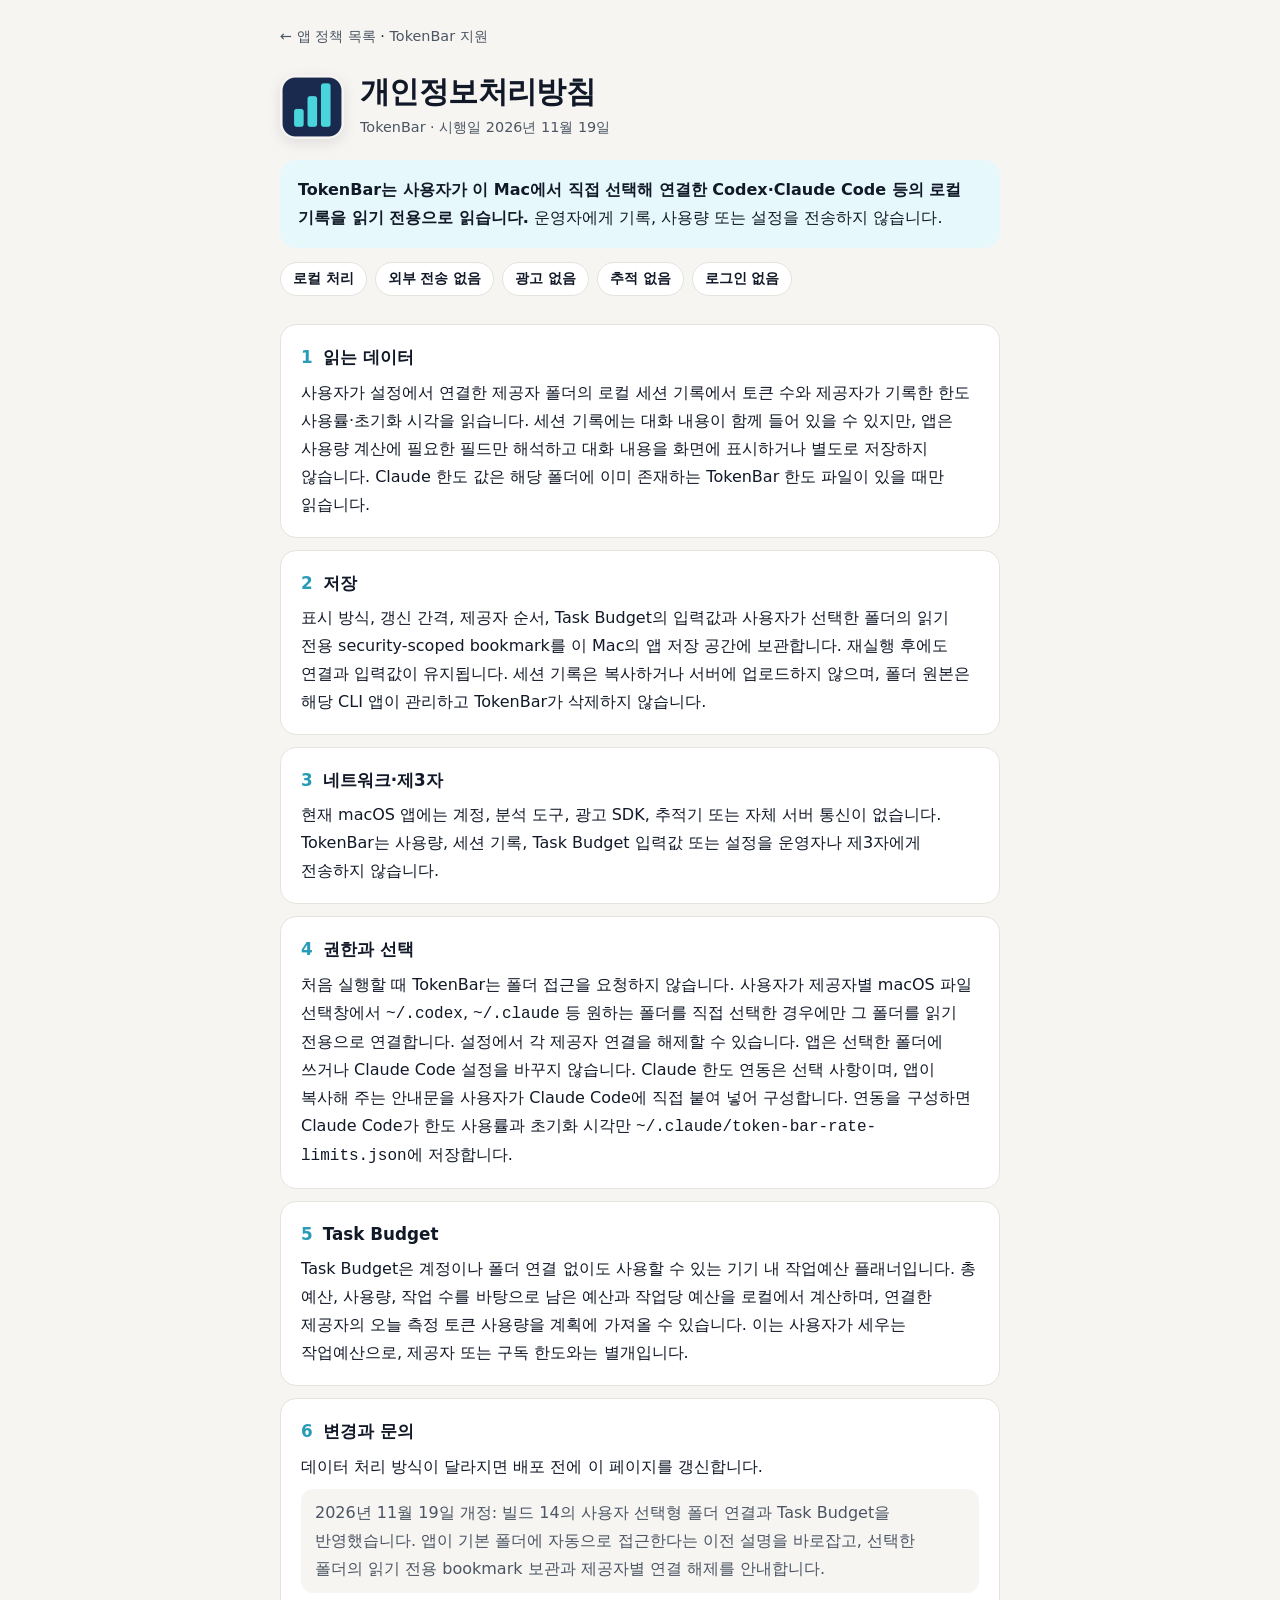
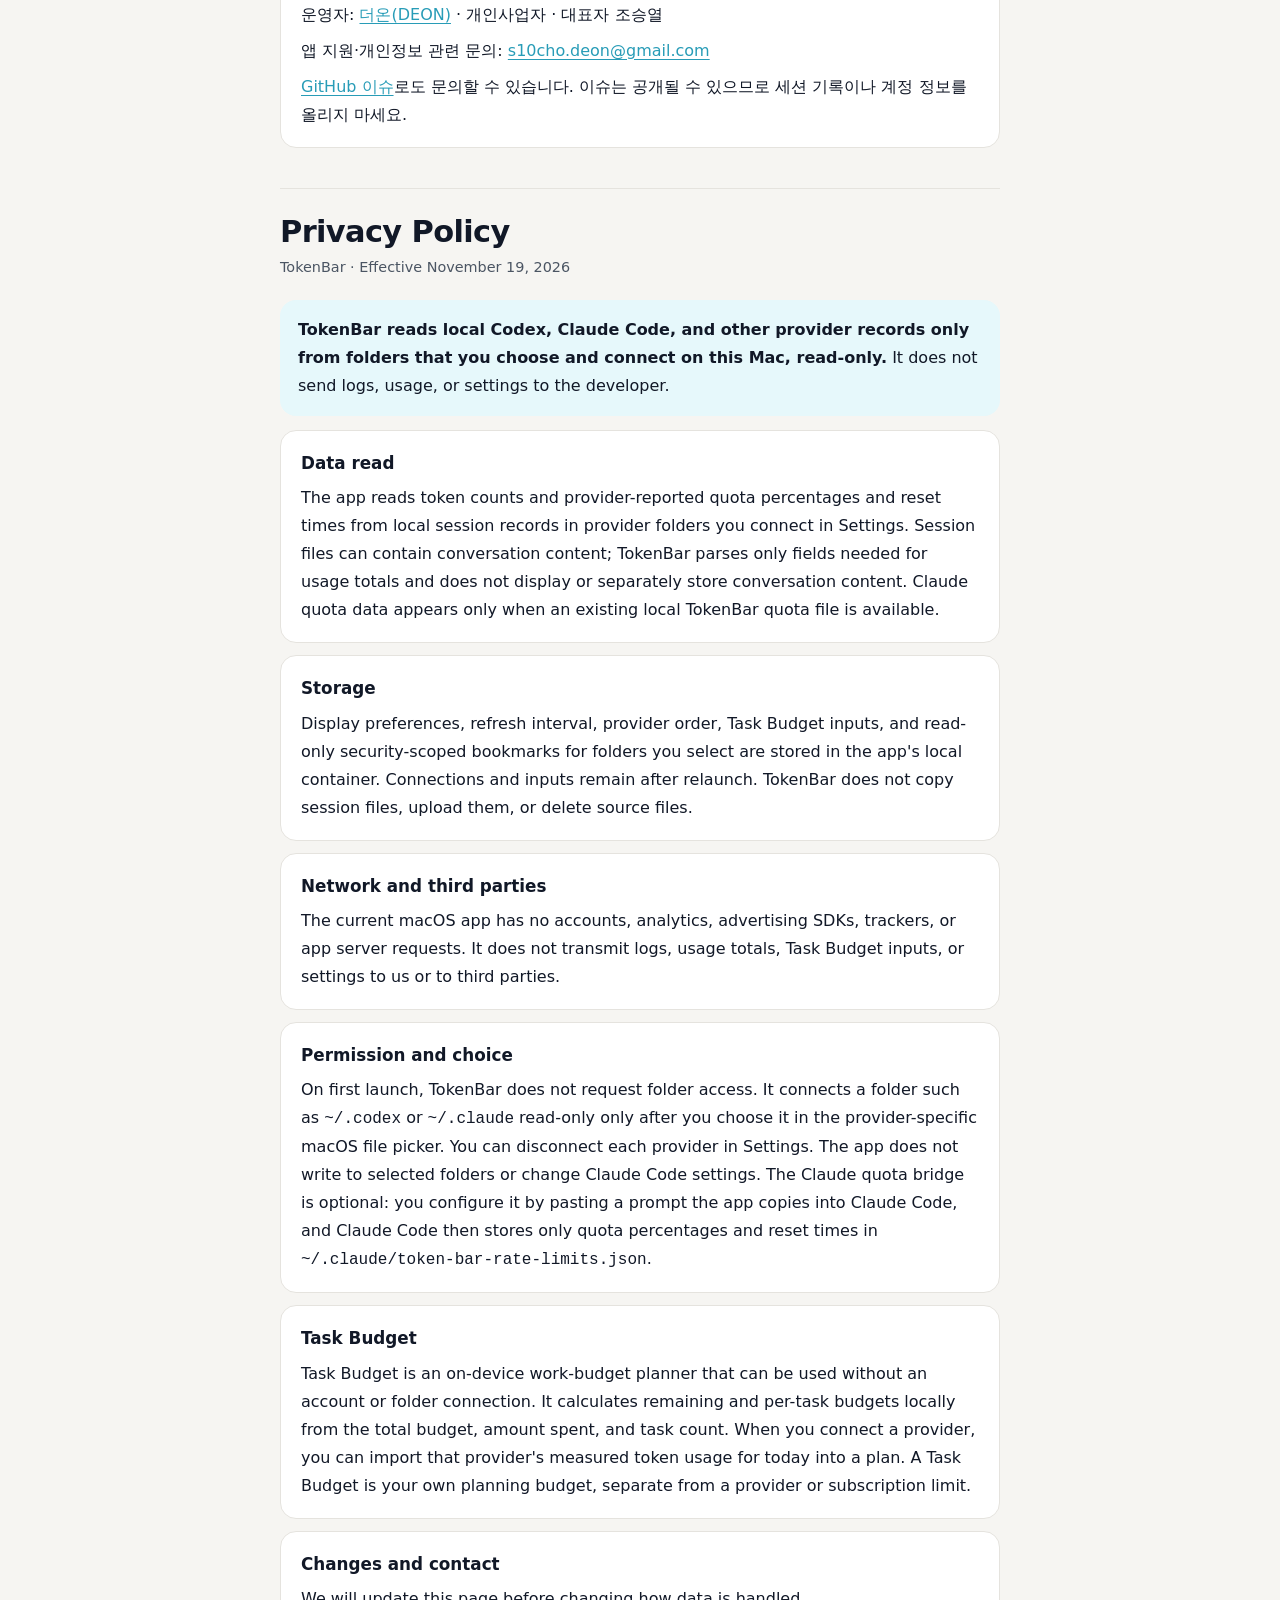
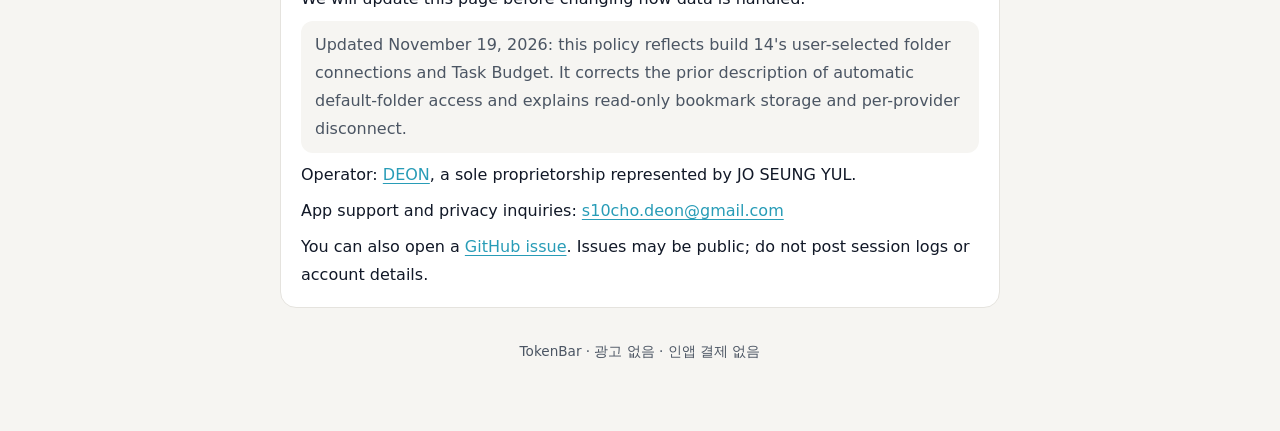
<file: tokenbar/privacy.html>
<!doctype html>
<html lang="ko">
<head>
<meta charset="utf-8">
<meta name="viewport" content="width=device-width, initial-scale=1">
<title>개인정보처리방침 — TokenBar</title>
<meta name="description" content="TokenBar 개인정보처리방침. 사용자가 선택한 Codex·Claude Code 로컬 기록을 읽기 전용으로 읽고 외부로 전송하지 않습니다.">
<link rel="icon" href="icon.png">
<link rel="stylesheet" href="../assets/style.css">
<style>:root { --accent: #289cb7; --accent-wash: #e6f8fb; }</style>
</head>
<body>
<div class="wrap">
  <nav class="top"><a href="../">← 앱 정책 목록</a> · <a href="./">TokenBar 지원</a></nav>
  <header class="hero">
    <img class="mark" src="icon.png" alt="TokenBar 아이콘" width="64" height="64">
    <div><h1>개인정보처리방침</h1><p class="meta">TokenBar · 시행일 2026년 11월 19일</p></div>
  </header>

  <p class="lead"><strong>TokenBar는 사용자가 이 Mac에서 직접 선택해 연결한 Codex·Claude Code 등의 로컬 기록을 읽기 전용으로 읽습니다.</strong> 운영자에게 기록, 사용량 또는 설정을 전송하지 않습니다.</p>
  <ul class="chips"><li>로컬 처리</li><li>외부 전송 없음</li><li>광고 없음</li><li>추적 없음</li><li>로그인 없음</li></ul>

  <section class="card"><h2><span class="n">1</span>읽는 데이터</h2>
    <p>사용자가 설정에서 연결한 제공자 폴더의 로컬 세션 기록에서 토큰 수와 제공자가 기록한 한도 사용률·초기화 시각을 읽습니다. 세션 기록에는 대화 내용이 함께 들어 있을 수 있지만, 앱은 사용량 계산에 필요한 필드만 해석하고 대화 내용을 화면에 표시하거나 별도로 저장하지 않습니다. Claude 한도 값은 해당 폴더에 이미 존재하는 TokenBar 한도 파일이 있을 때만 읽습니다.</p>
  </section>
  <section class="card"><h2><span class="n">2</span>저장</h2>
    <p>표시 방식, 갱신 간격, 제공자 순서, Task Budget의 입력값과 사용자가 선택한 폴더의 읽기 전용 security-scoped bookmark를 이 Mac의 앱 저장 공간에 보관합니다. 재실행 후에도 연결과 입력값이 유지됩니다. 세션 기록은 복사하거나 서버에 업로드하지 않으며, 폴더 원본은 해당 CLI 앱이 관리하고 TokenBar가 삭제하지 않습니다.</p>
  </section>
  <section class="card"><h2><span class="n">3</span>네트워크·제3자</h2>
    <p>현재 macOS 앱에는 계정, 분석 도구, 광고 SDK, 추적기 또는 자체 서버 통신이 없습니다. TokenBar는 사용량, 세션 기록, Task Budget 입력값 또는 설정을 운영자나 제3자에게 전송하지 않습니다.</p>
  </section>
  <section class="card"><h2><span class="n">4</span>권한과 선택</h2>
    <p>처음 실행할 때 TokenBar는 폴더 접근을 요청하지 않습니다. 사용자가 제공자별 macOS 파일 선택창에서 <code>~/.codex</code>, <code>~/.claude</code> 등 원하는 폴더를 직접 선택한 경우에만 그 폴더를 읽기 전용으로 연결합니다. 설정에서 각 제공자 연결을 해제할 수 있습니다. 앱은 선택한 폴더에 쓰거나 Claude Code 설정을 바꾸지 않습니다. Claude 한도 연동은 선택 사항이며, 앱이 복사해 주는 안내문을 사용자가 Claude Code에 직접 붙여 넣어 구성합니다. 연동을 구성하면 Claude Code가 한도 사용률과 초기화 시각만 <code>~/.claude/token-bar-rate-limits.json</code>에 저장합니다.</p>
  </section>
  <section class="card"><h2><span class="n">5</span>Task Budget</h2>
    <p>Task Budget은 계정이나 폴더 연결 없이도 사용할 수 있는 기기 내 작업예산 플래너입니다. 총 예산, 사용량, 작업 수를 바탕으로 남은 예산과 작업당 예산을 로컬에서 계산하며, 연결한 제공자의 오늘 측정 토큰 사용량을 계획에 가져올 수 있습니다. 이는 사용자가 세우는 작업예산으로, 제공자 또는 구독 한도와는 별개입니다.</p>
  </section>
  <section class="card"><h2><span class="n">6</span>변경과 문의</h2>
    <p>데이터 처리 방식이 달라지면 배포 전에 이 페이지를 갱신합니다.</p>
    <p class="note">2026년 11월 19일 개정: 빌드 14의 사용자 선택형 폴더 연결과 Task Budget을 반영했습니다. 앱이 기본 폴더에 자동으로 접근한다는 이전 설명을 바로잡고, 선택한 폴더의 읽기 전용 bookmark 보관과 제공자별 연결 해제를 안내합니다.</p>
    <p>운영자: <a href="https://s10cho.github.io/deon/">더온(DEON)</a> · 개인사업자 · 대표자 조승열</p>
    <p>앱 지원·개인정보 관련 문의: <a href="mailto:s10cho.deon@gmail.com">s10cho.deon@gmail.com</a></p>
    <p><a href="https://github.com/s10cho/app-policies/issues/new">GitHub 이슈</a>로도 문의할 수 있습니다. 이슈는 공개될 수 있으므로 세션 기록이나 계정 정보를 올리지 마세요.</p>
  </section>

  <hr class="lang">
  <header class="hero" lang="en"><div><h1>Privacy Policy</h1><p class="meta">TokenBar · Effective November 19, 2026</p></div></header>
  <div lang="en">
    <p class="lead"><strong>TokenBar reads local Codex, Claude Code, and other provider records only from folders that you choose and connect on this Mac, read-only.</strong> It does not send logs, usage, or settings to the developer.</p>
    <section class="card"><h2>Data read</h2><p>The app reads token counts and provider-reported quota percentages and reset times from local session records in provider folders you connect in Settings. Session files can contain conversation content; TokenBar parses only fields needed for usage totals and does not display or separately store conversation content. Claude quota data appears only when an existing local TokenBar quota file is available.</p></section>
    <section class="card"><h2>Storage</h2><p>Display preferences, refresh interval, provider order, Task Budget inputs, and read-only security-scoped bookmarks for folders you select are stored in the app's local container. Connections and inputs remain after relaunch. TokenBar does not copy session files, upload them, or delete source files.</p></section>
    <section class="card"><h2>Network and third parties</h2><p>The current macOS app has no accounts, analytics, advertising SDKs, trackers, or app server requests. It does not transmit logs, usage totals, Task Budget inputs, or settings to us or to third parties.</p></section>
    <section class="card"><h2>Permission and choice</h2><p>On first launch, TokenBar does not request folder access. It connects a folder such as <code>~/.codex</code> or <code>~/.claude</code> read-only only after you choose it in the provider-specific macOS file picker. You can disconnect each provider in Settings. The app does not write to selected folders or change Claude Code settings. The Claude quota bridge is optional: you configure it by pasting a prompt the app copies into Claude Code, and Claude Code then stores only quota percentages and reset times in <code>~/.claude/token-bar-rate-limits.json</code>.</p></section>
    <section class="card"><h2>Task Budget</h2><p>Task Budget is an on-device work-budget planner that can be used without an account or folder connection. It calculates remaining and per-task budgets locally from the total budget, amount spent, and task count. When you connect a provider, you can import that provider's measured token usage for today into a plan. A Task Budget is your own planning budget, separate from a provider or subscription limit.</p></section>
    <section class="card"><h2>Changes and contact</h2><p>We will update this page before changing how data is handled.</p><p class="note">Updated November 19, 2026: this policy reflects build 14's user-selected folder connections and Task Budget. It corrects the prior description of automatic default-folder access and explains read-only bookmark storage and per-provider disconnect.</p><p>Operator: <a href="https://s10cho.github.io/deon/">DEON</a>, a sole proprietorship represented by JO SEUNG YUL.</p><p>App support and privacy inquiries: <a href="mailto:s10cho.deon@gmail.com">s10cho.deon@gmail.com</a></p><p>You can also open a <a href="https://github.com/s10cho/app-policies/issues/new">GitHub issue</a>. Issues may be public; do not post session logs or account details.</p></section>
  </div>
  <footer>TokenBar · 광고 없음 · 인앱 결제 없음</footer>
</div>
</body>
</html>
</file>
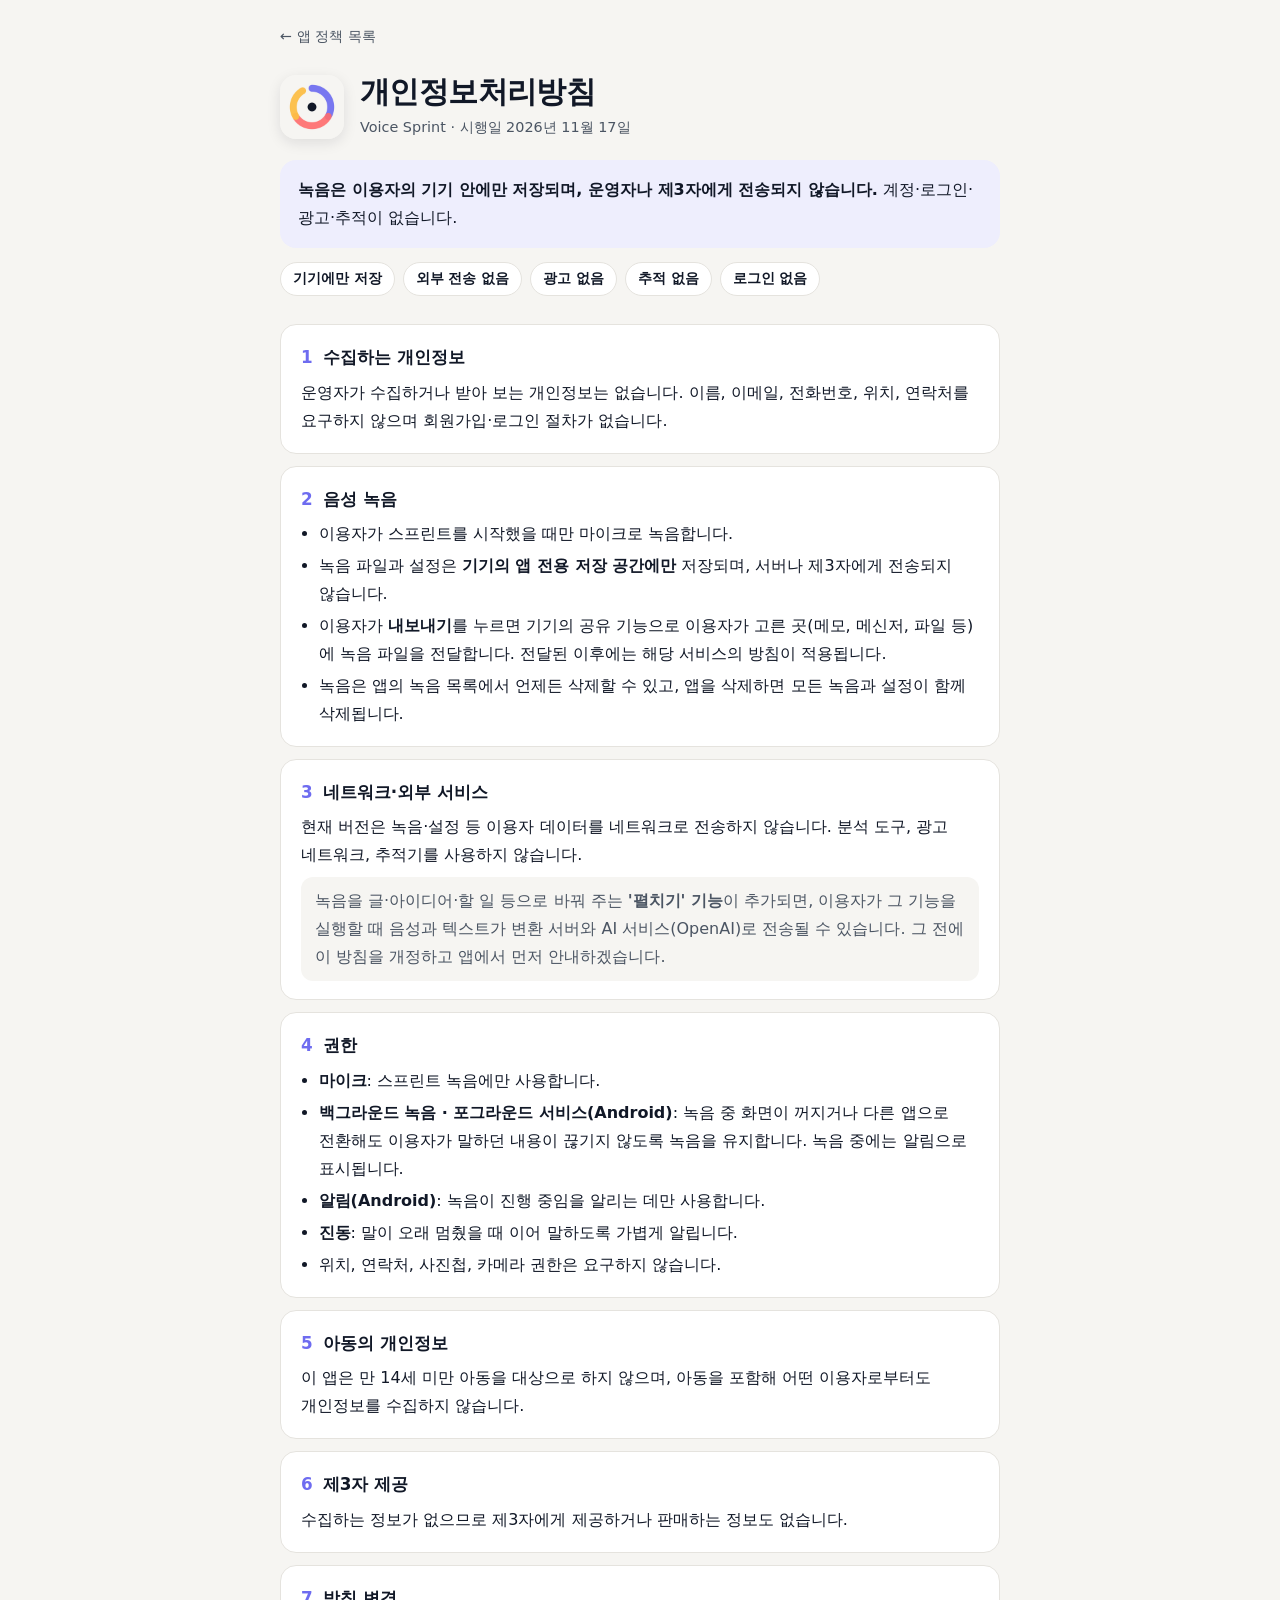
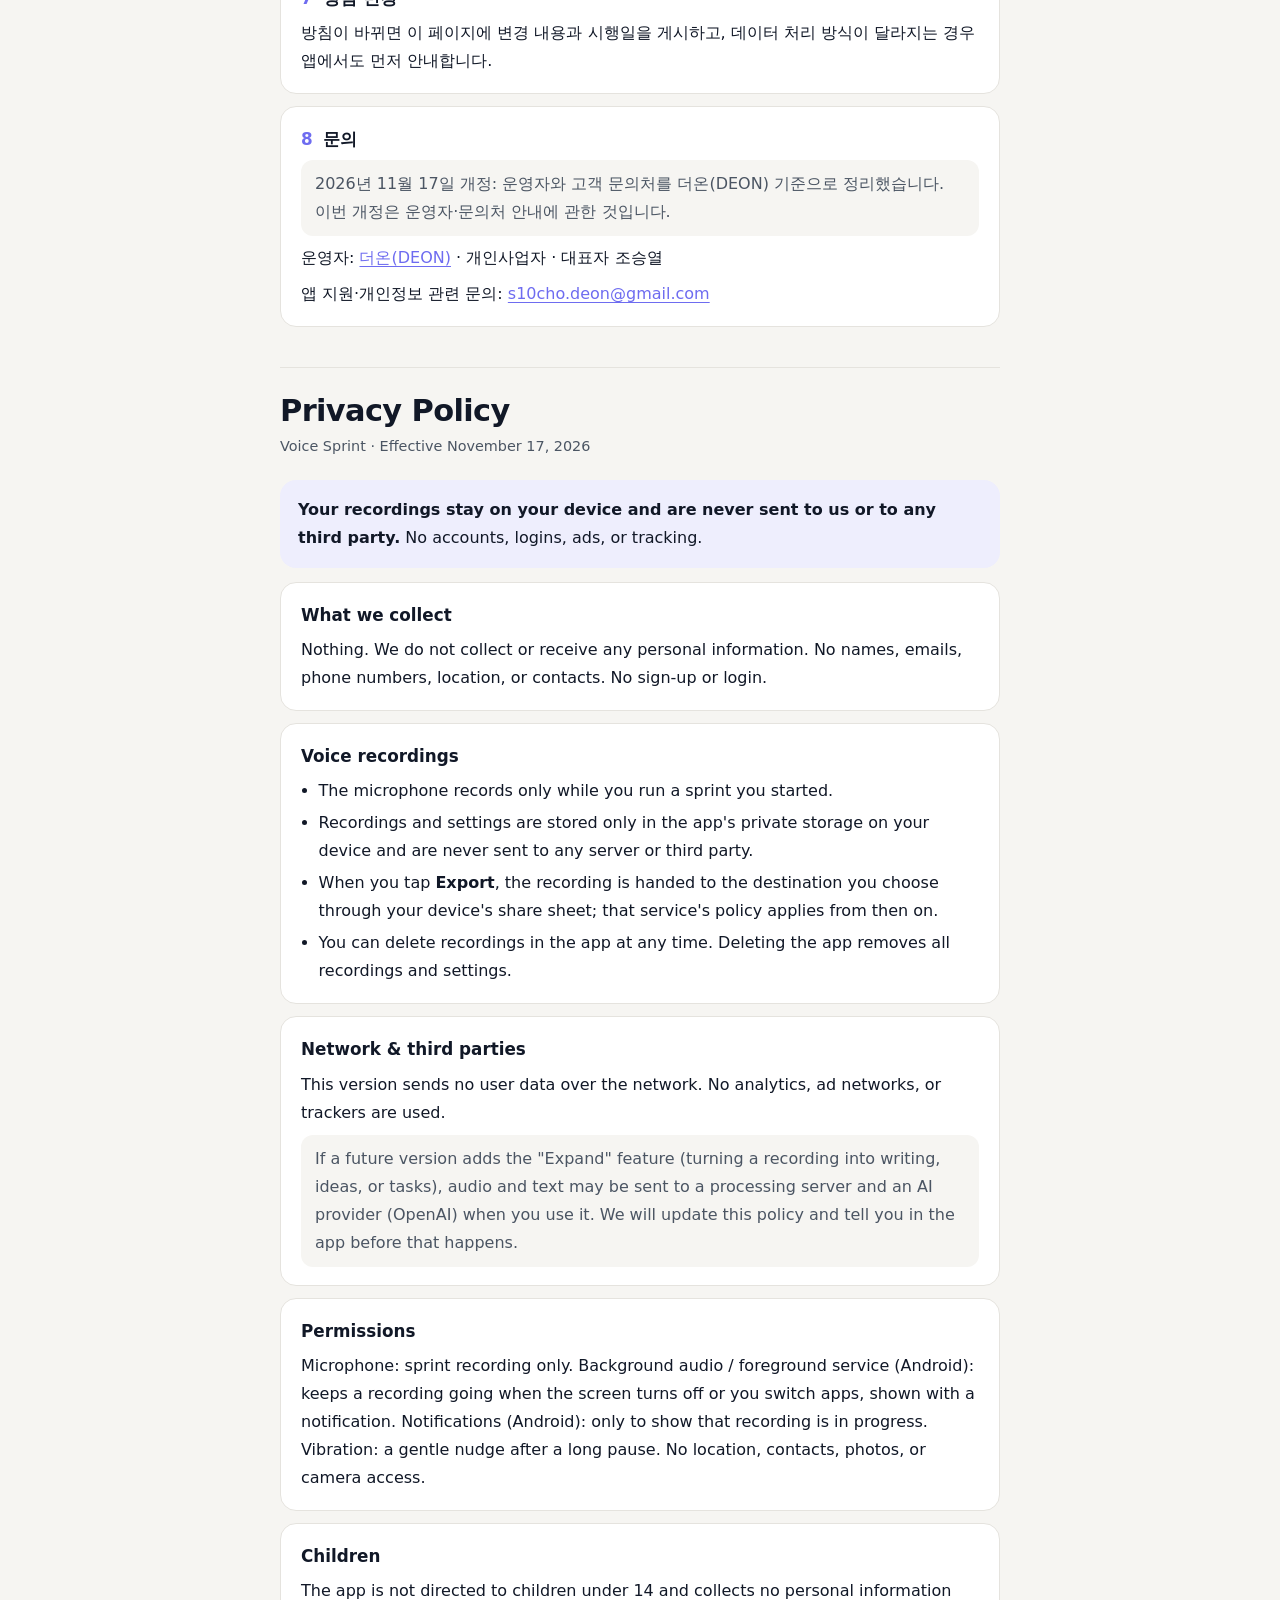
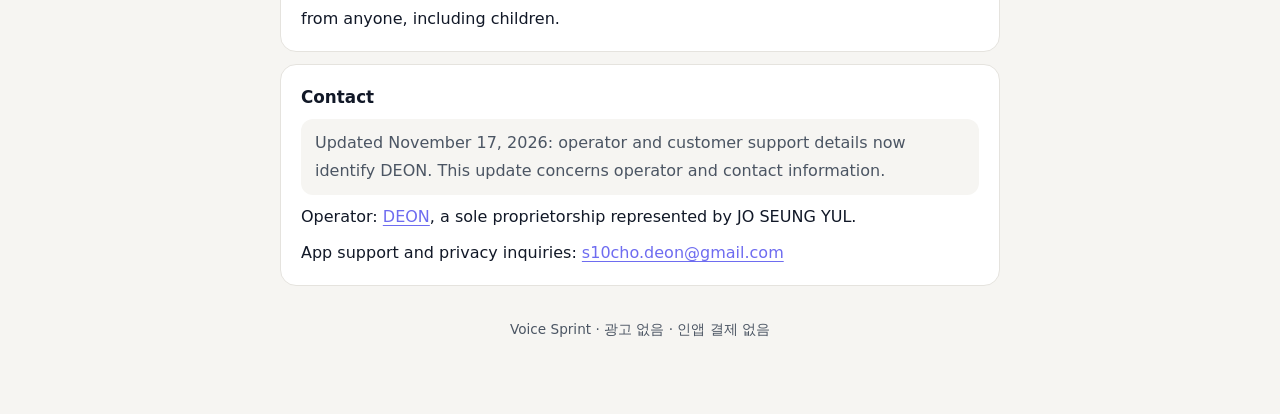
<file: voice-sprint/privacy.html>
<!doctype html>
<html lang="ko">
<head>
<meta charset="utf-8">
<meta name="viewport" content="width=device-width, initial-scale=1">
<title>개인정보처리방침 — Voice Sprint</title>
<meta name="description" content="Voice Sprint 개인정보처리방침. 녹음은 기기에만 저장되며 외부로 전송하지 않습니다.">
<link rel="icon" href="icon.png">
<link rel="stylesheet" href="../assets/style.css">
<style>:root { --accent: #6E6CF0; --accent-wash: #EEEEFD; }</style>
</head>
<body>
<div class="wrap">
  <nav class="top"><a href="../">← 앱 정책 목록</a></nav>

  <header class="hero">
    <img class="mark" src="icon.png" alt="Voice Sprint 아이콘" width="64" height="64">
    <div>
      <h1>개인정보처리방침</h1>
      <p class="meta">Voice Sprint · 시행일 2026년 11월 17일</p>
    </div>
  </header>

  <p class="lead"><strong>녹음은 이용자의 기기 안에만 저장되며, 운영자나 제3자에게 전송되지 않습니다.</strong> 계정·로그인·광고·추적이 없습니다.</p>
  <ul class="chips">
    <li>기기에만 저장</li><li>외부 전송 없음</li><li>광고 없음</li><li>추적 없음</li><li>로그인 없음</li>
  </ul>

  <section class="card">
    <h2><span class="n">1</span>수집하는 개인정보</h2>
    <p>운영자가 수집하거나 받아 보는 개인정보는 없습니다. 이름, 이메일, 전화번호, 위치, 연락처를 요구하지 않으며 회원가입·로그인 절차가 없습니다.</p>
  </section>

  <section class="card">
    <h2><span class="n">2</span>음성 녹음</h2>
    <ul>
      <li>이용자가 스프린트를 시작했을 때만 마이크로 녹음합니다.</li>
      <li>녹음 파일과 설정은 <b>기기의 앱 전용 저장 공간에만</b> 저장되며, 서버나 제3자에게 전송되지 않습니다.</li>
      <li>이용자가 <b>내보내기</b>를 누르면 기기의 공유 기능으로 이용자가 고른 곳(메모, 메신저, 파일 등)에 녹음 파일을 전달합니다. 전달된 이후에는 해당 서비스의 방침이 적용됩니다.</li>
      <li>녹음은 앱의 녹음 목록에서 언제든 삭제할 수 있고, 앱을 삭제하면 모든 녹음과 설정이 함께 삭제됩니다.</li>
    </ul>
  </section>

  <section class="card">
    <h2><span class="n">3</span>네트워크·외부 서비스</h2>
    <p>현재 버전은 녹음·설정 등 이용자 데이터를 네트워크로 전송하지 않습니다. 분석 도구, 광고 네트워크, 추적기를 사용하지 않습니다.</p>
    <p class="note">녹음을 글·아이디어·할 일 등으로 바꿔 주는 <b>'펼치기' 기능</b>이 추가되면, 이용자가 그 기능을 실행할 때 음성과 텍스트가 변환 서버와 AI 서비스(OpenAI)로 전송될 수 있습니다. 그 전에 이 방침을 개정하고 앱에서 먼저 안내하겠습니다.</p>
  </section>

  <section class="card">
    <h2><span class="n">4</span>권한</h2>
    <ul>
      <li><b>마이크</b>: 스프린트 녹음에만 사용합니다.</li>
      <li><b>백그라운드 녹음 · 포그라운드 서비스(Android)</b>: 녹음 중 화면이 꺼지거나 다른 앱으로 전환해도 이용자가 말하던 내용이 끊기지 않도록 녹음을 유지합니다. 녹음 중에는 알림으로 표시됩니다.</li>
      <li><b>알림(Android)</b>: 녹음이 진행 중임을 알리는 데만 사용합니다.</li>
      <li><b>진동</b>: 말이 오래 멈췄을 때 이어 말하도록 가볍게 알립니다.</li>
      <li>위치, 연락처, 사진첩, 카메라 권한은 요구하지 않습니다.</li>
    </ul>
  </section>

  <section class="card">
    <h2><span class="n">5</span>아동의 개인정보</h2>
    <p>이 앱은 만 14세 미만 아동을 대상으로 하지 않으며, 아동을 포함해 어떤 이용자로부터도 개인정보를 수집하지 않습니다.</p>
  </section>

  <section class="card">
    <h2><span class="n">6</span>제3자 제공</h2>
    <p>수집하는 정보가 없으므로 제3자에게 제공하거나 판매하는 정보도 없습니다.</p>
  </section>

  <section class="card">
    <h2><span class="n">7</span>방침 변경</h2>
    <p>방침이 바뀌면 이 페이지에 변경 내용과 시행일을 게시하고, 데이터 처리 방식이 달라지는 경우 앱에서도 먼저 안내합니다.</p>
  </section>

  <section class="card">
    <h2><span class="n">8</span>문의</h2>
    <p class="note">2026년 11월 17일 개정: 운영자와 고객 문의처를 더온(DEON) 기준으로 정리했습니다. 이번 개정은 운영자·문의처 안내에 관한 것입니다.</p>
    <p>운영자: <a href="https://s10cho.github.io/deon/">더온(DEON)</a> · 개인사업자 · 대표자 조승열</p>
    <p>앱 지원·개인정보 관련 문의: <a href="mailto:s10cho.deon@gmail.com">s10cho.deon@gmail.com</a></p>
  </section>

  <hr class="lang">

  <header class="hero" lang="en">
    <div>
      <h1>Privacy Policy</h1>
      <p class="meta">Voice Sprint · Effective November 17, 2026</p>
    </div>
  </header>

  <div lang="en">
    <p class="lead"><strong>Your recordings stay on your device and are never sent to us or to any third party.</strong> No accounts, logins, ads, or tracking.</p>

    <section class="card">
      <h2>What we collect</h2>
      <p>Nothing. We do not collect or receive any personal information. No names, emails, phone numbers, location, or contacts. No sign-up or login.</p>
    </section>
    <section class="card">
      <h2>Voice recordings</h2>
      <ul>
        <li>The microphone records only while you run a sprint you started.</li>
        <li>Recordings and settings are stored only in the app's private storage on your device and are never sent to any server or third party.</li>
        <li>When you tap <b>Export</b>, the recording is handed to the destination you choose through your device's share sheet; that service's policy applies from then on.</li>
        <li>You can delete recordings in the app at any time. Deleting the app removes all recordings and settings.</li>
      </ul>
    </section>
    <section class="card">
      <h2>Network &amp; third parties</h2>
      <p>This version sends no user data over the network. No analytics, ad networks, or trackers are used.</p>
      <p class="note">If a future version adds the "Expand" feature (turning a recording into writing, ideas, or tasks), audio and text may be sent to a processing server and an AI provider (OpenAI) when you use it. We will update this policy and tell you in the app before that happens.</p>
    </section>
    <section class="card">
      <h2>Permissions</h2>
      <p>Microphone: sprint recording only. Background audio / foreground service (Android): keeps a recording going when the screen turns off or you switch apps, shown with a notification. Notifications (Android): only to show that recording is in progress. Vibration: a gentle nudge after a long pause. No location, contacts, photos, or camera access.</p>
    </section>
    <section class="card">
      <h2>Children</h2>
      <p>The app is not directed to children under 14 and collects no personal information from anyone, including children.</p>
    </section>
    <section class="card">
      <h2>Contact</h2>
      <p class="note">Updated November 17, 2026: operator and customer support details now identify DEON. This update concerns operator and contact information.</p>
      <p>Operator: <a href="https://s10cho.github.io/deon/">DEON</a>, a sole proprietorship represented by JO SEUNG YUL.</p>
      <p>App support and privacy inquiries: <a href="mailto:s10cho.deon@gmail.com">s10cho.deon@gmail.com</a></p>
    </section>
  </div>

  <footer>Voice Sprint · 광고 없음 · 인앱 결제 없음</footer>
</div>
</body>
</html>
</file>
<file: assets/style.css>
/* 앱 정책 페이지 공통 스타일.
   - 라이트 모드 고정: 스토어 심사자·이용자가 어떤 환경에서 열어도 같은 화면
   - 시스템 글꼴, 외부 요청 0 (정책 페이지 자체가 추적하지 않는다)
   - 앱별 색은 페이지의 --accent 한 가지로만 */
:root {
  color-scheme: light;
  --bg: #F6F5F2;
  --paper: #FFFFFF;
  --ink: #111827;
  --ink-soft: #4B5563;
  --line: #E5E3DE;
  --accent: #6E6CF0;
  --accent-wash: #EEEEFD;
}
* { box-sizing: border-box; }
html { -webkit-text-size-adjust: 100%; }
body {
  margin: 0;
  padding: 0 16px 72px;
  background: var(--bg);
  color: var(--ink);
  font: 16px/1.75 -apple-system, BlinkMacSystemFont, 'Apple SD Gothic Neo', 'Malgun Gothic', system-ui, sans-serif;
  word-break: keep-all;
  overflow-wrap: anywhere;
}
::selection { background: var(--accent-wash); }
a { color: var(--accent); text-underline-offset: 3px; }
a:focus-visible { outline: 2px solid var(--accent); outline-offset: 3px; border-radius: 4px; }
.wrap { max-width: 720px; margin-inline: auto; }

.top { padding: 24px 0 0; font-size: 0.9rem; }
.top a { color: var(--ink-soft); text-decoration: none; }
.top a:hover { color: var(--ink); }

header.hero { display: flex; align-items: center; gap: 16px; margin: 24px 0 20px; }
.mark { width: 64px; height: 64px; flex: none; border-radius: 16px; box-shadow: 0 4px 14px rgba(17, 24, 39, 0.10); }
.hero h1 { font-size: clamp(1.5rem, 5vw, 1.9rem); line-height: 1.25; margin: 0 0 4px; letter-spacing: -0.02em; }
.hero .meta { color: var(--ink-soft); font-size: 0.9rem; margin: 0; }

.lead { background: var(--accent-wash); border-radius: 16px; padding: 16px 18px; margin: 0 0 14px; }
.chips { display: flex; flex-wrap: wrap; gap: 8px; margin: 0 0 28px; padding: 0; list-style: none; }
.chips li { font-size: 0.85rem; font-weight: 600; background: var(--paper); border: 1px solid var(--line); border-radius: 999px; padding: 4px 12px; }

section.card { background: var(--paper); border: 1px solid var(--line); border-radius: 16px; padding: 18px 20px; margin: 0 0 12px; }
section.card h2 { font-size: 1.05rem; margin: 0 0 6px; display: flex; gap: 10px; align-items: baseline; }
section.card h2 .n { color: var(--accent); font-variant-numeric: tabular-nums; }
section.card p, section.card ul { margin: 0 0 8px; }
section.card p:last-child, section.card ul:last-child { margin-bottom: 0; }
section.card ul { padding-left: 1.1em; }
section.card li + li { margin-top: 4px; }
.note { background: var(--bg); border-radius: 12px; padding: 10px 14px; color: var(--ink-soft); }

hr.lang { border: 0; border-top: 1px solid var(--line); margin: 40px 0 8px; }
footer { color: var(--ink-soft); font-size: 0.85rem; margin-top: 32px; text-align: center; }

/* 앱 목록 (index) */
ul.apps { list-style: none; padding: 0; margin: 24px 0; }
ul.apps li a { display: flex; align-items: center; gap: 14px; background: var(--paper); border: 1px solid var(--line); border-radius: 16px; padding: 14px 16px; margin-bottom: 10px; color: var(--ink); text-decoration: none; min-height: 48px; }
ul.apps li a:hover { border-color: var(--ink-soft); }
ul.apps img { width: 44px; height: 44px; border-radius: 11px; }
ul.apps .name { font-weight: 600; }
ul.apps .sub { color: var(--ink-soft); font-size: 0.88rem; display: block; }
</file>
